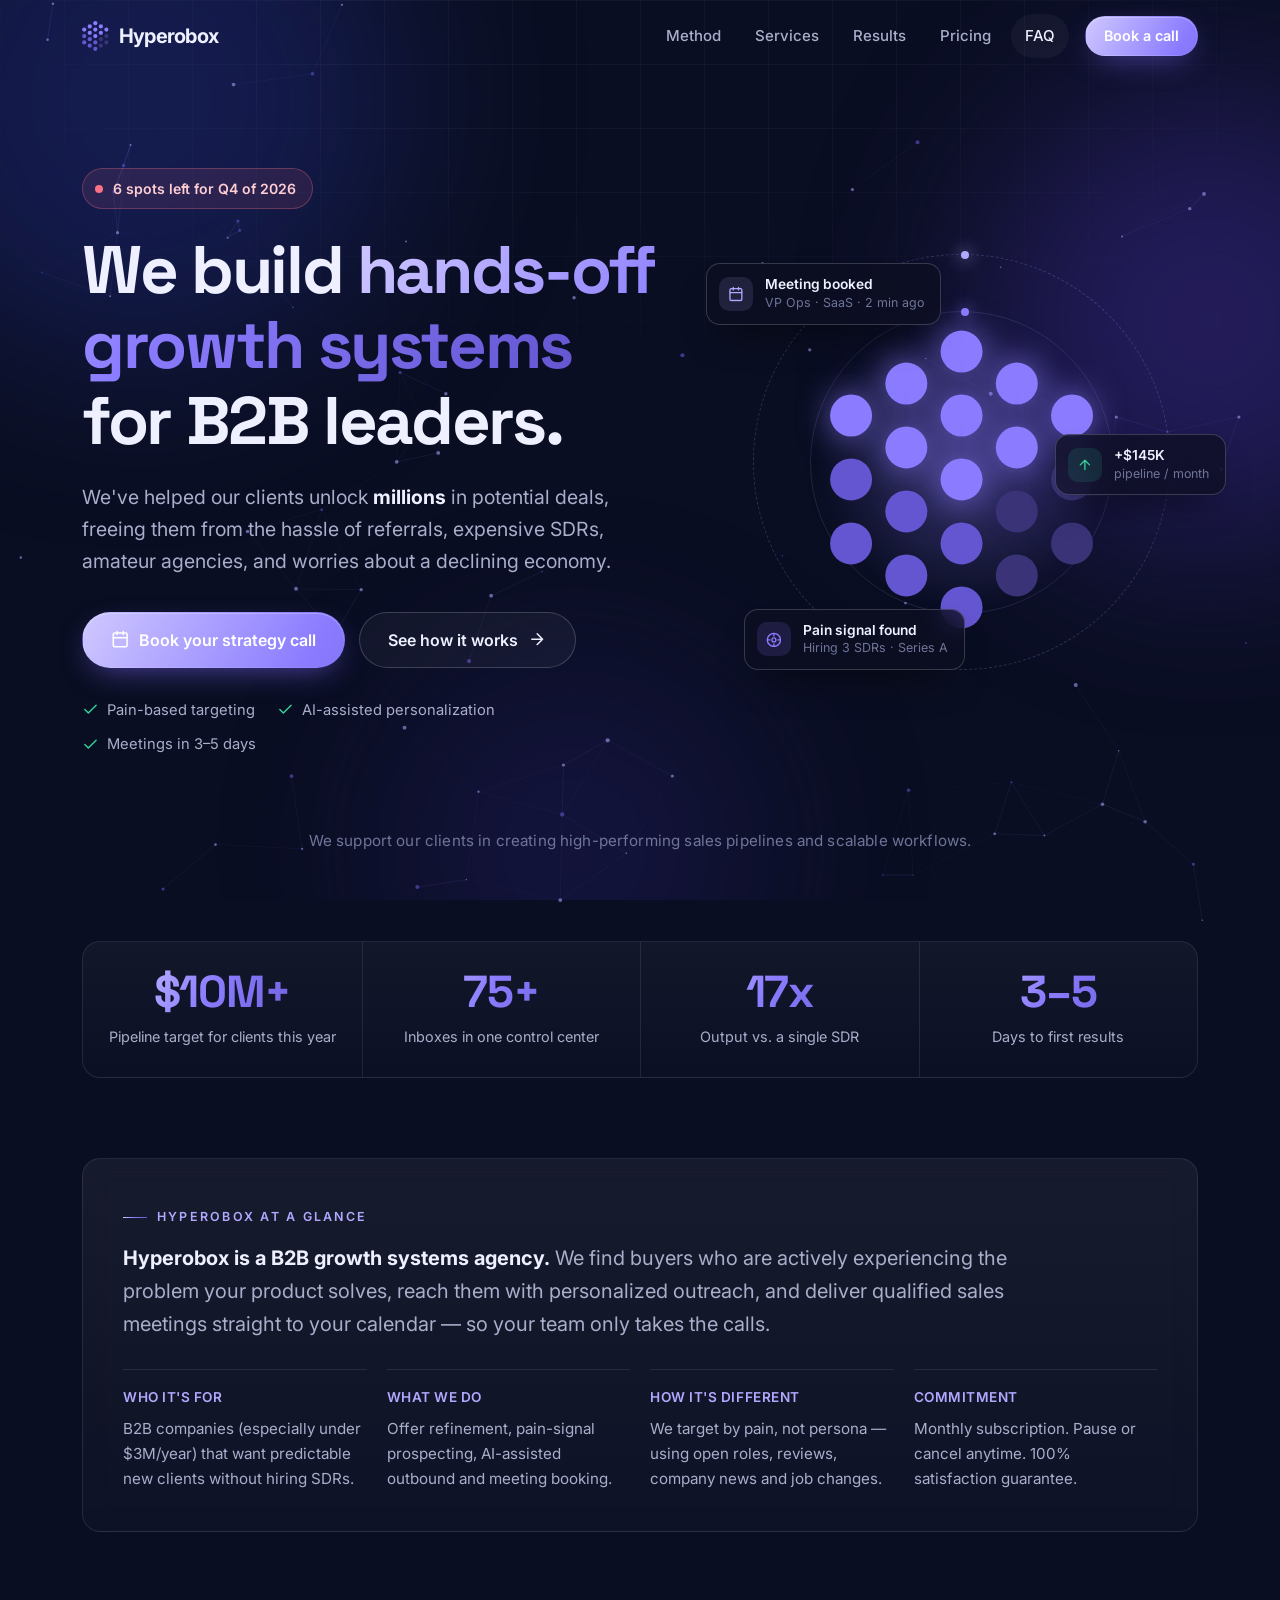
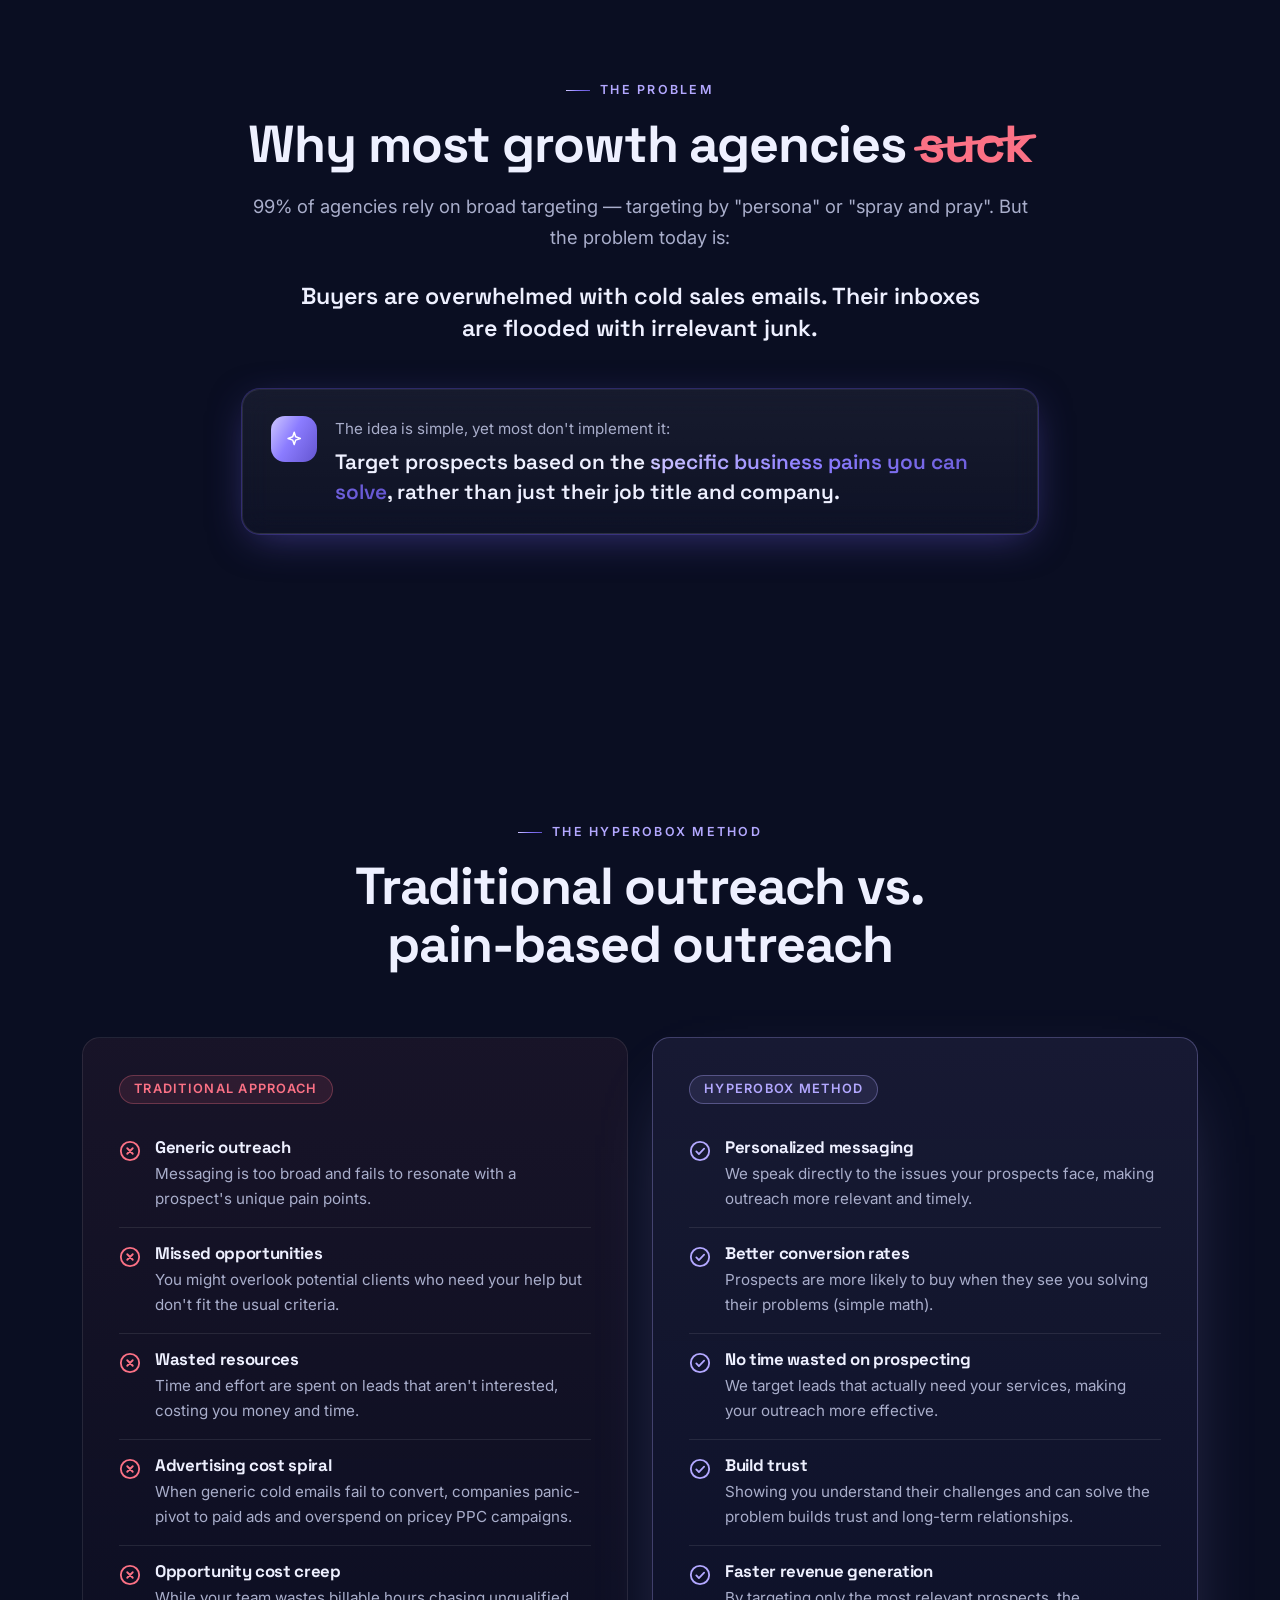
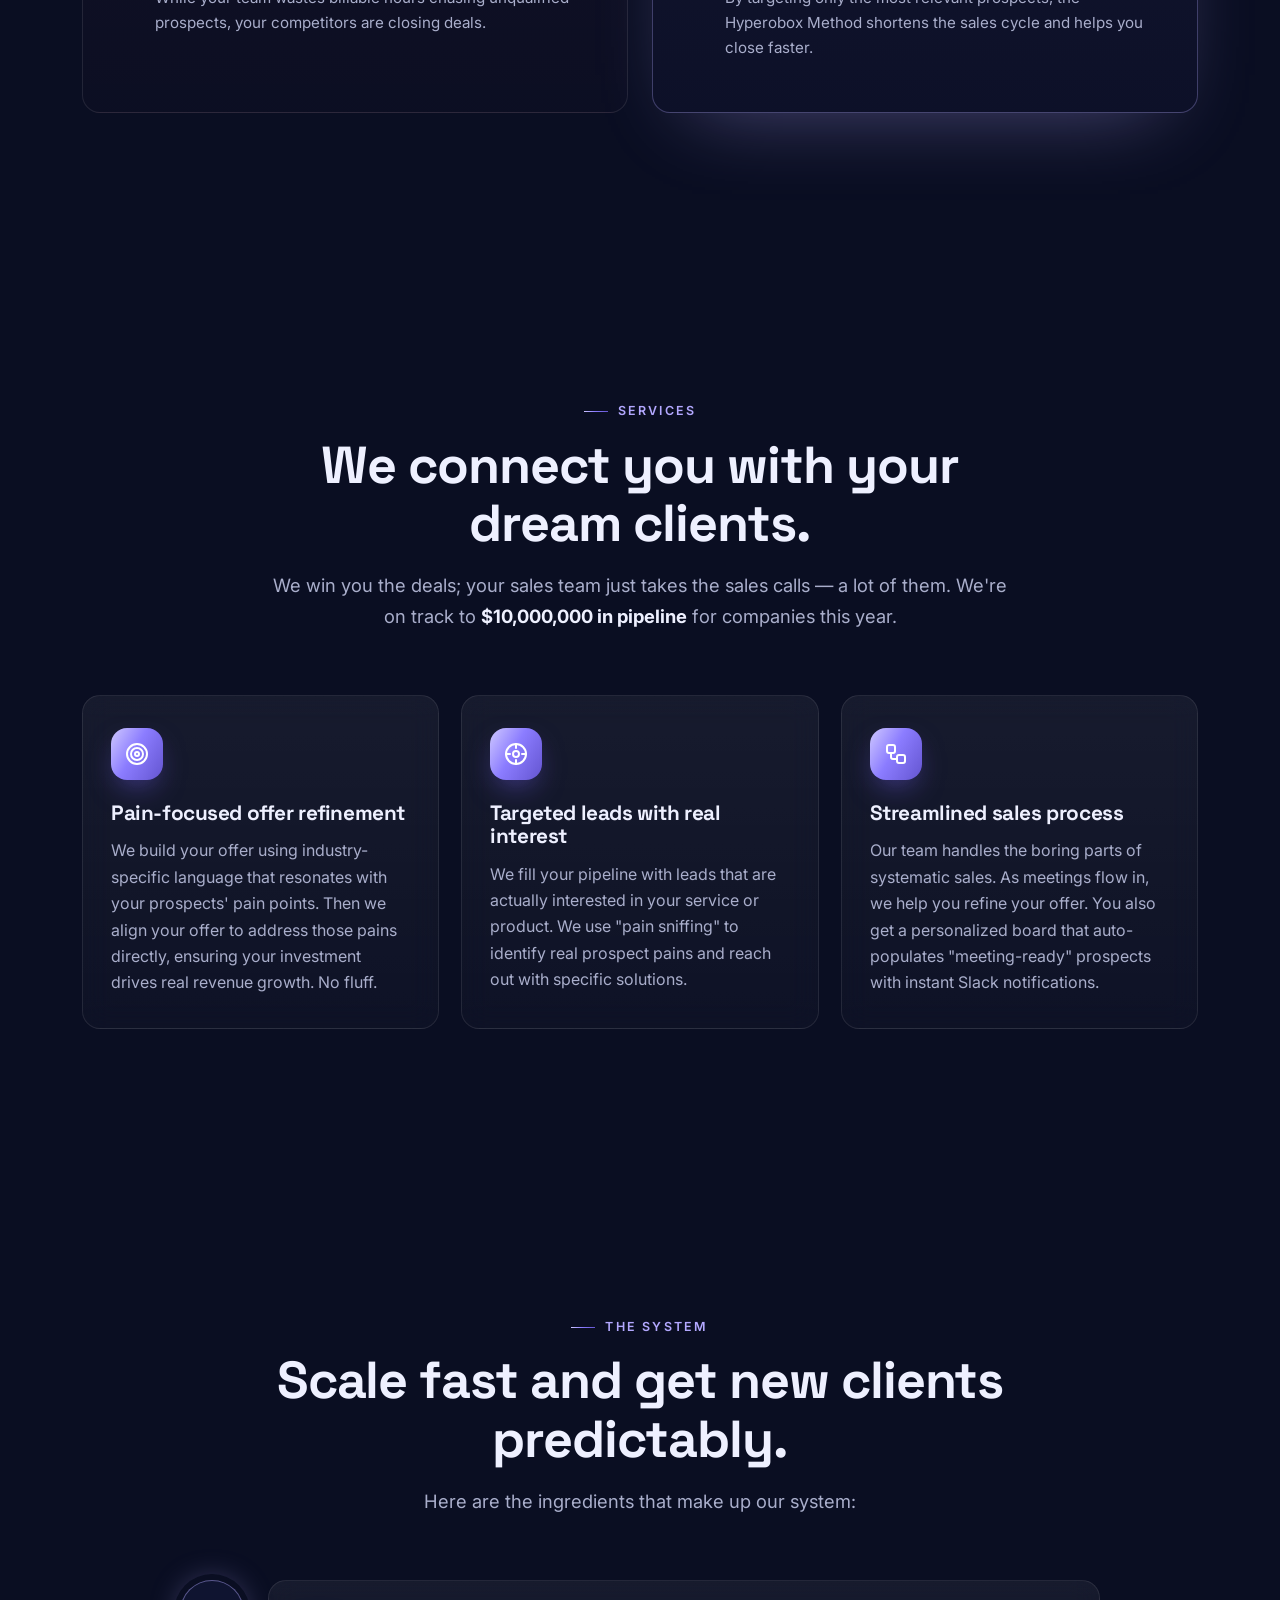
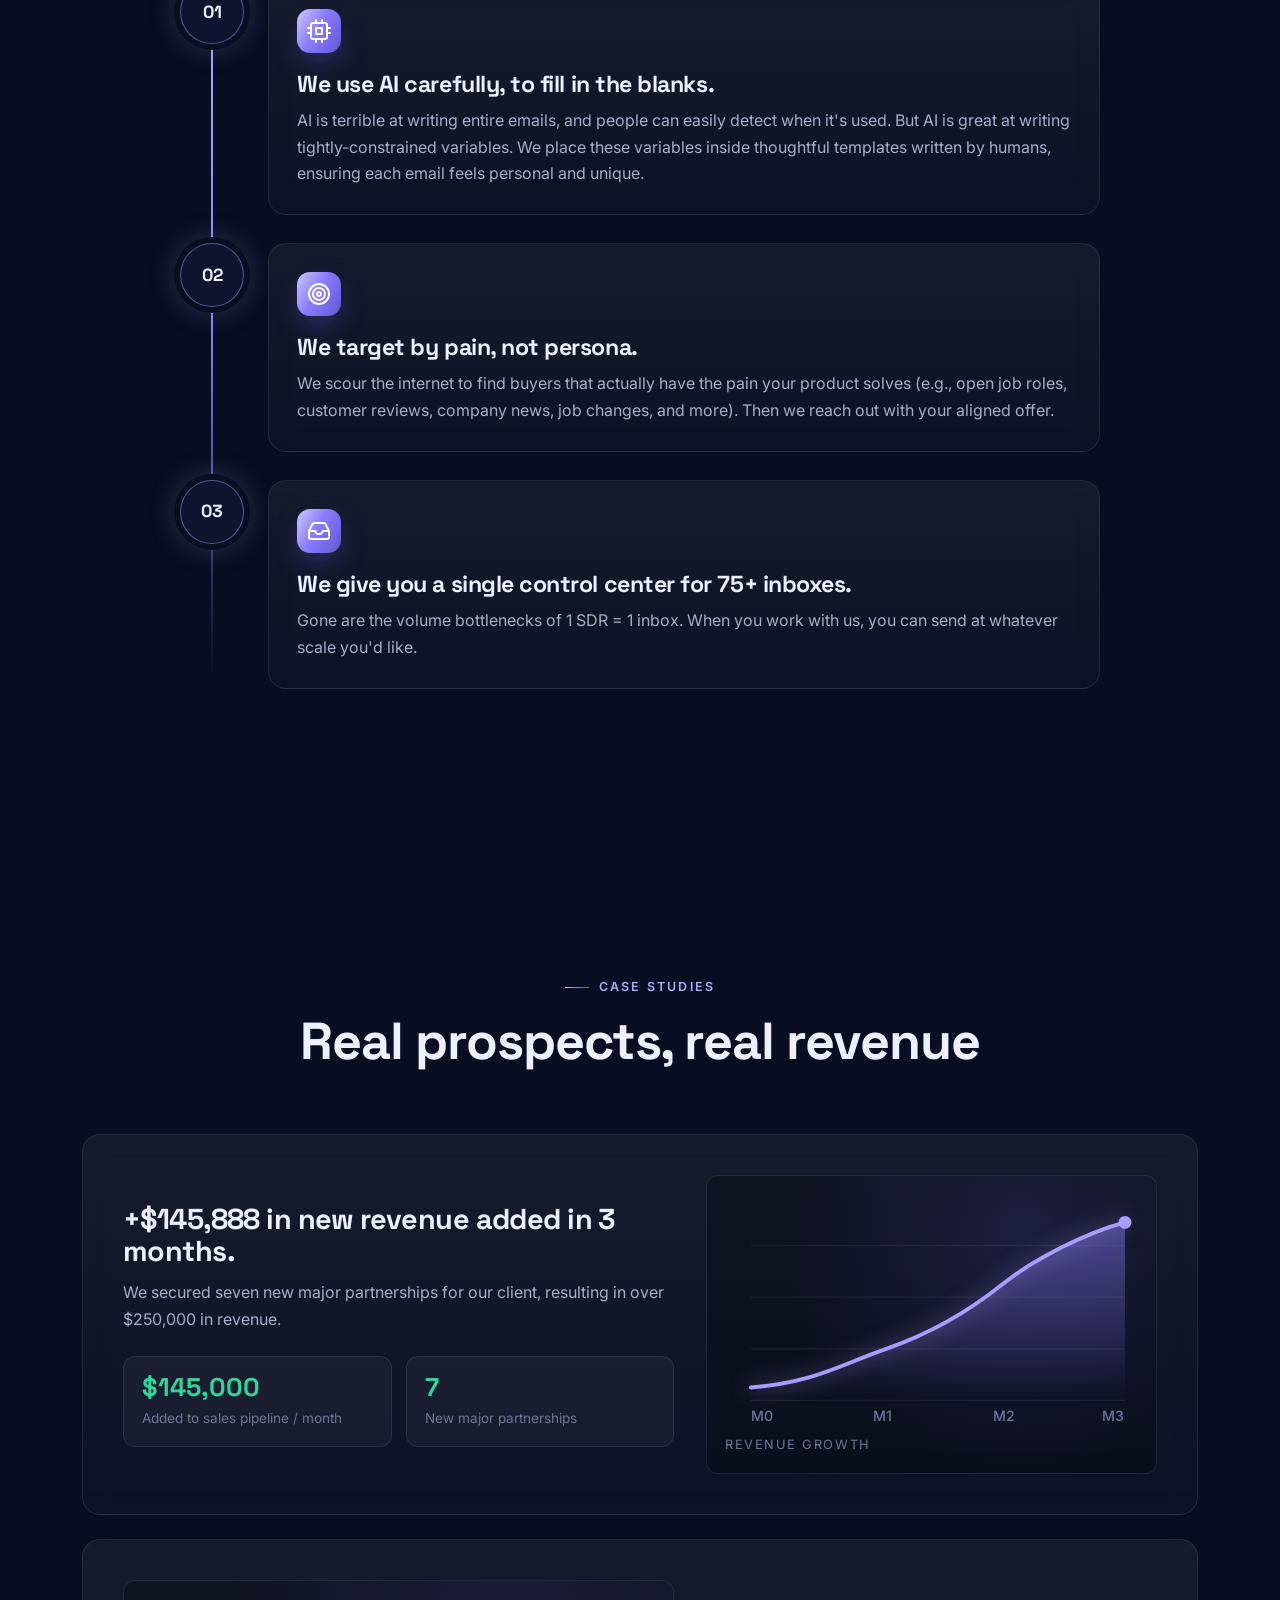
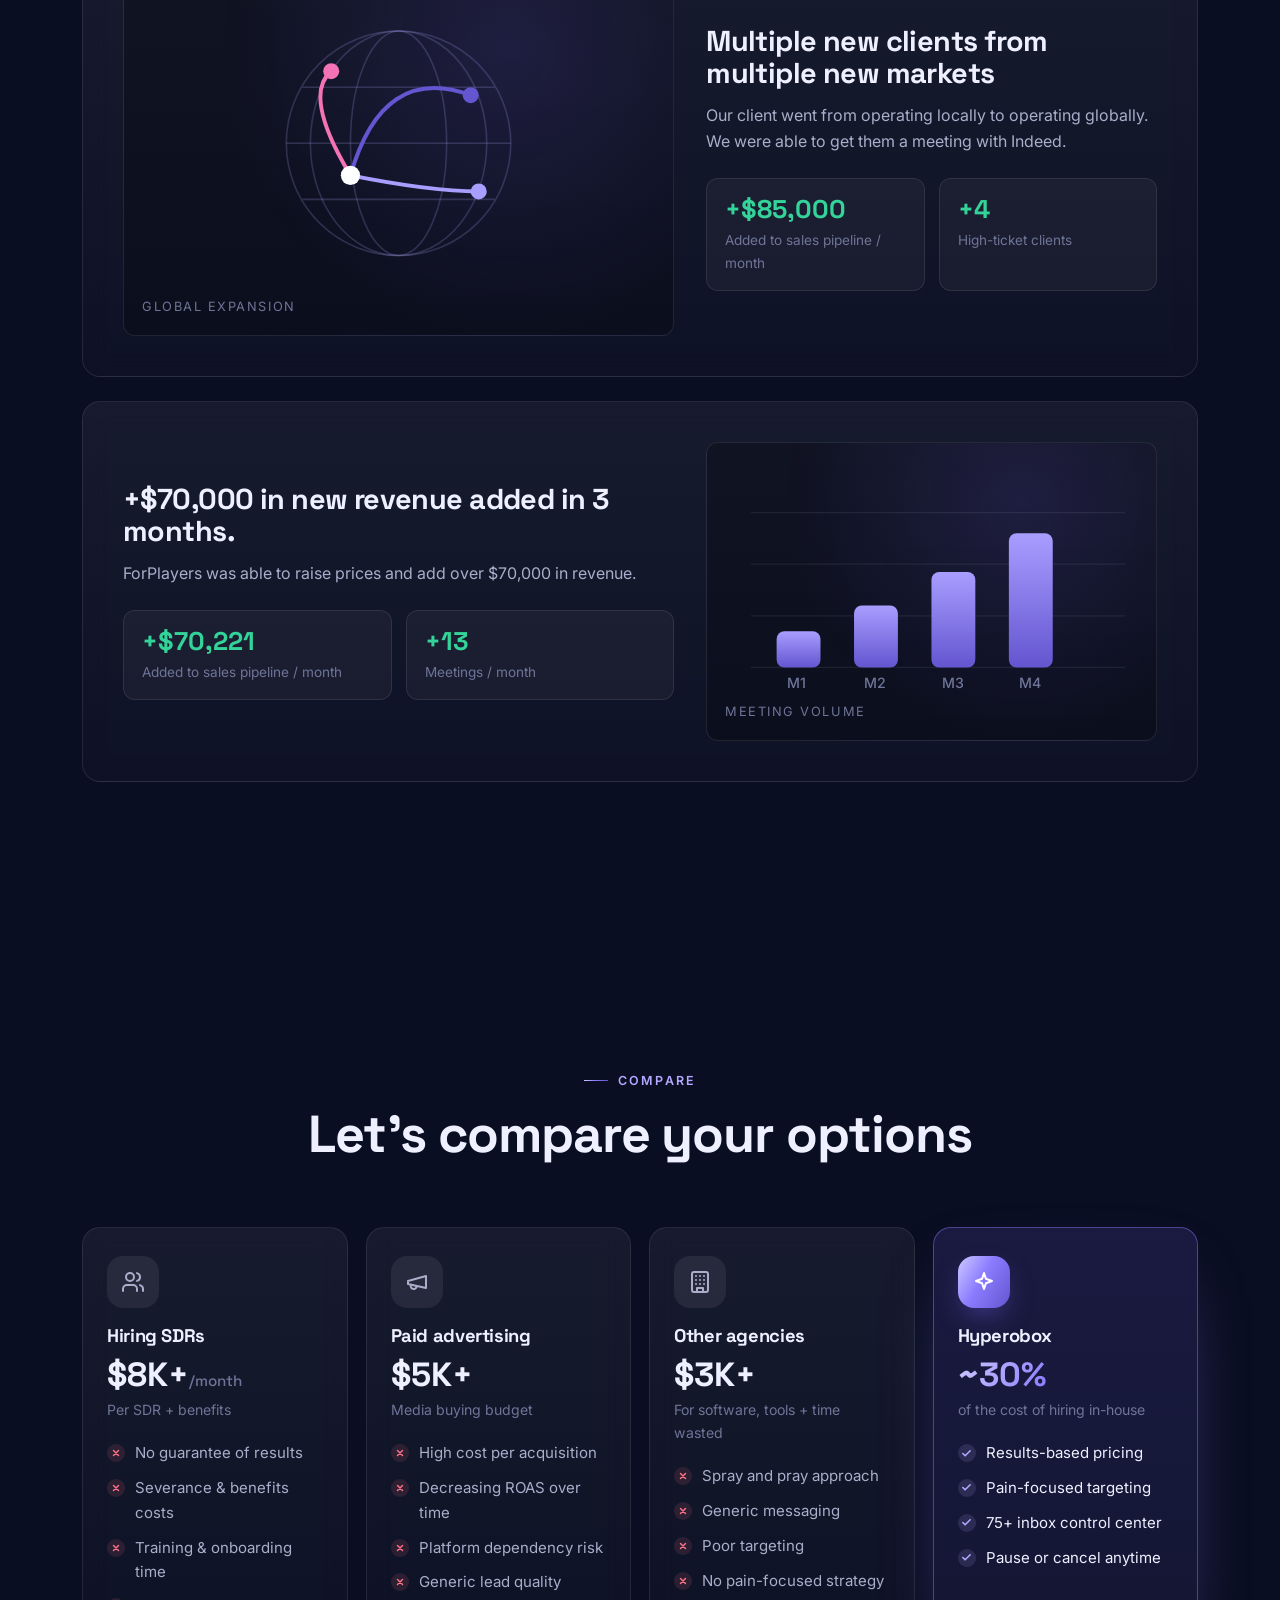
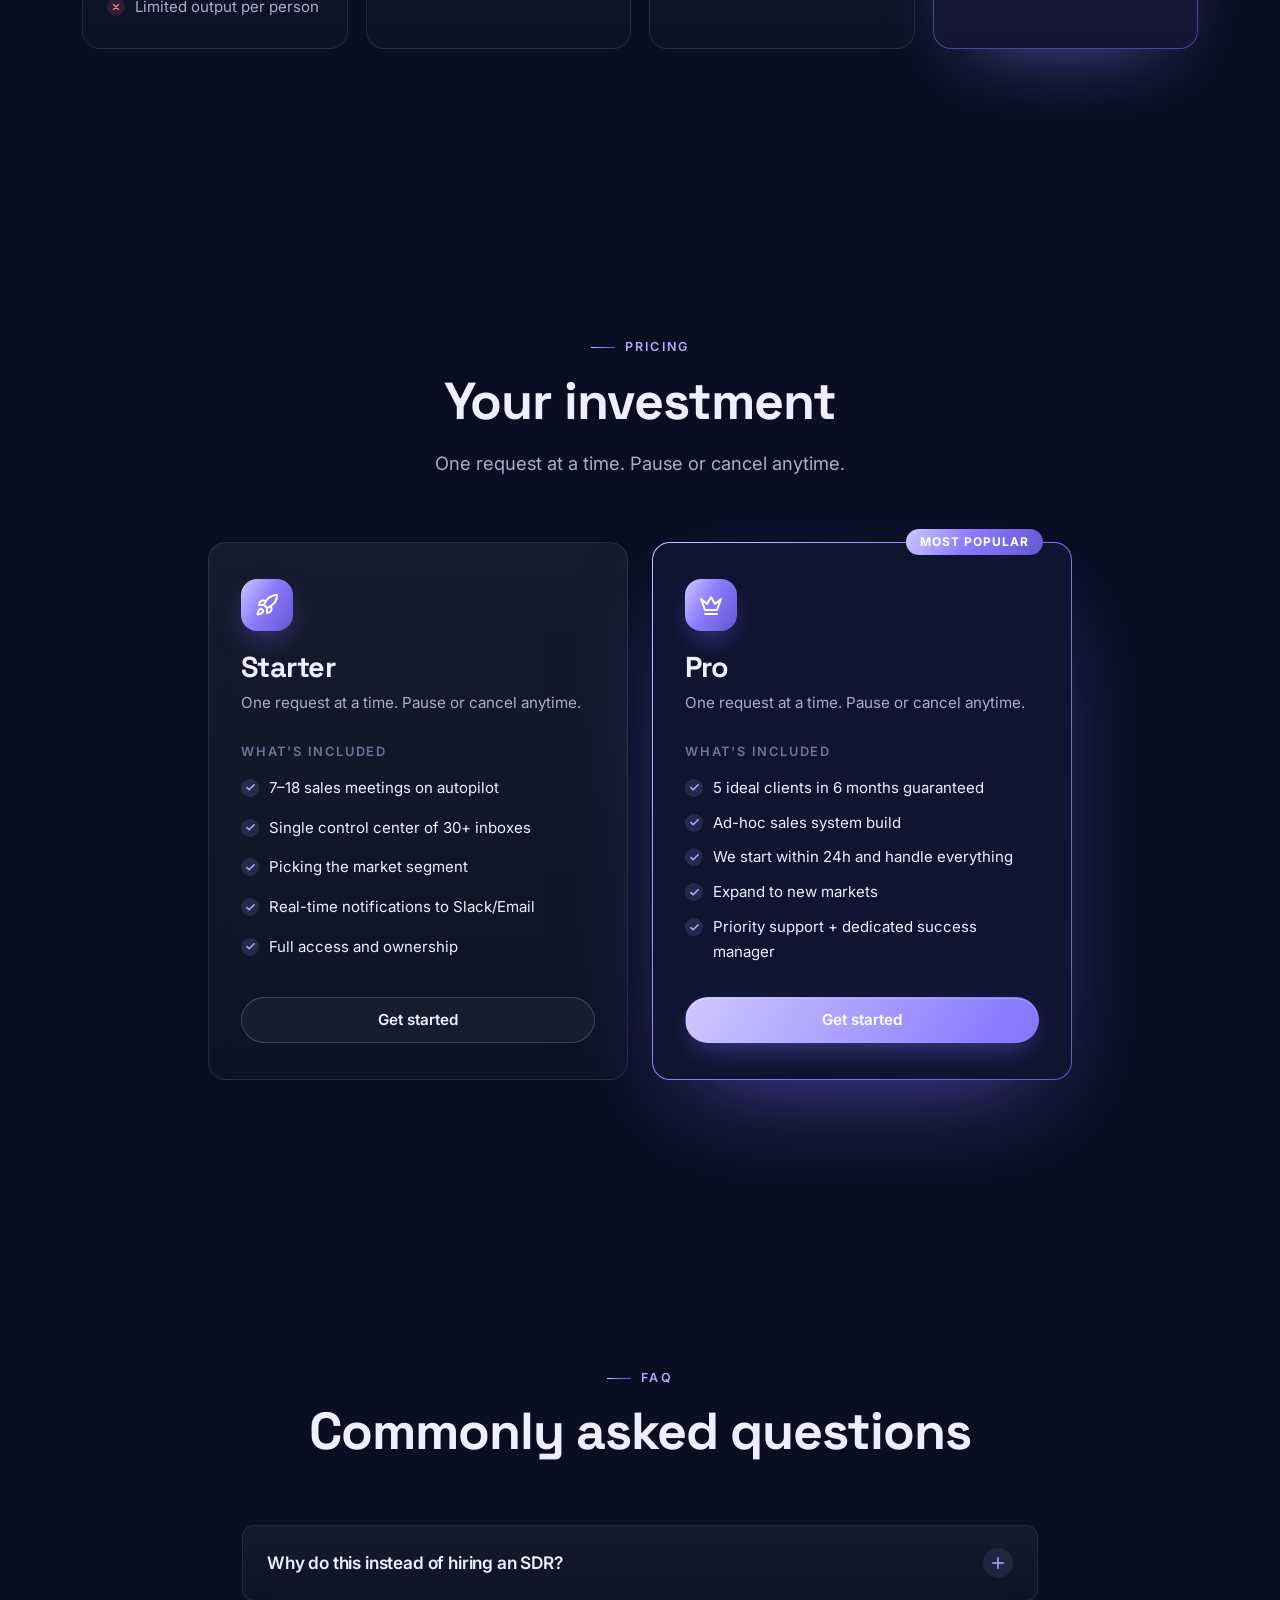
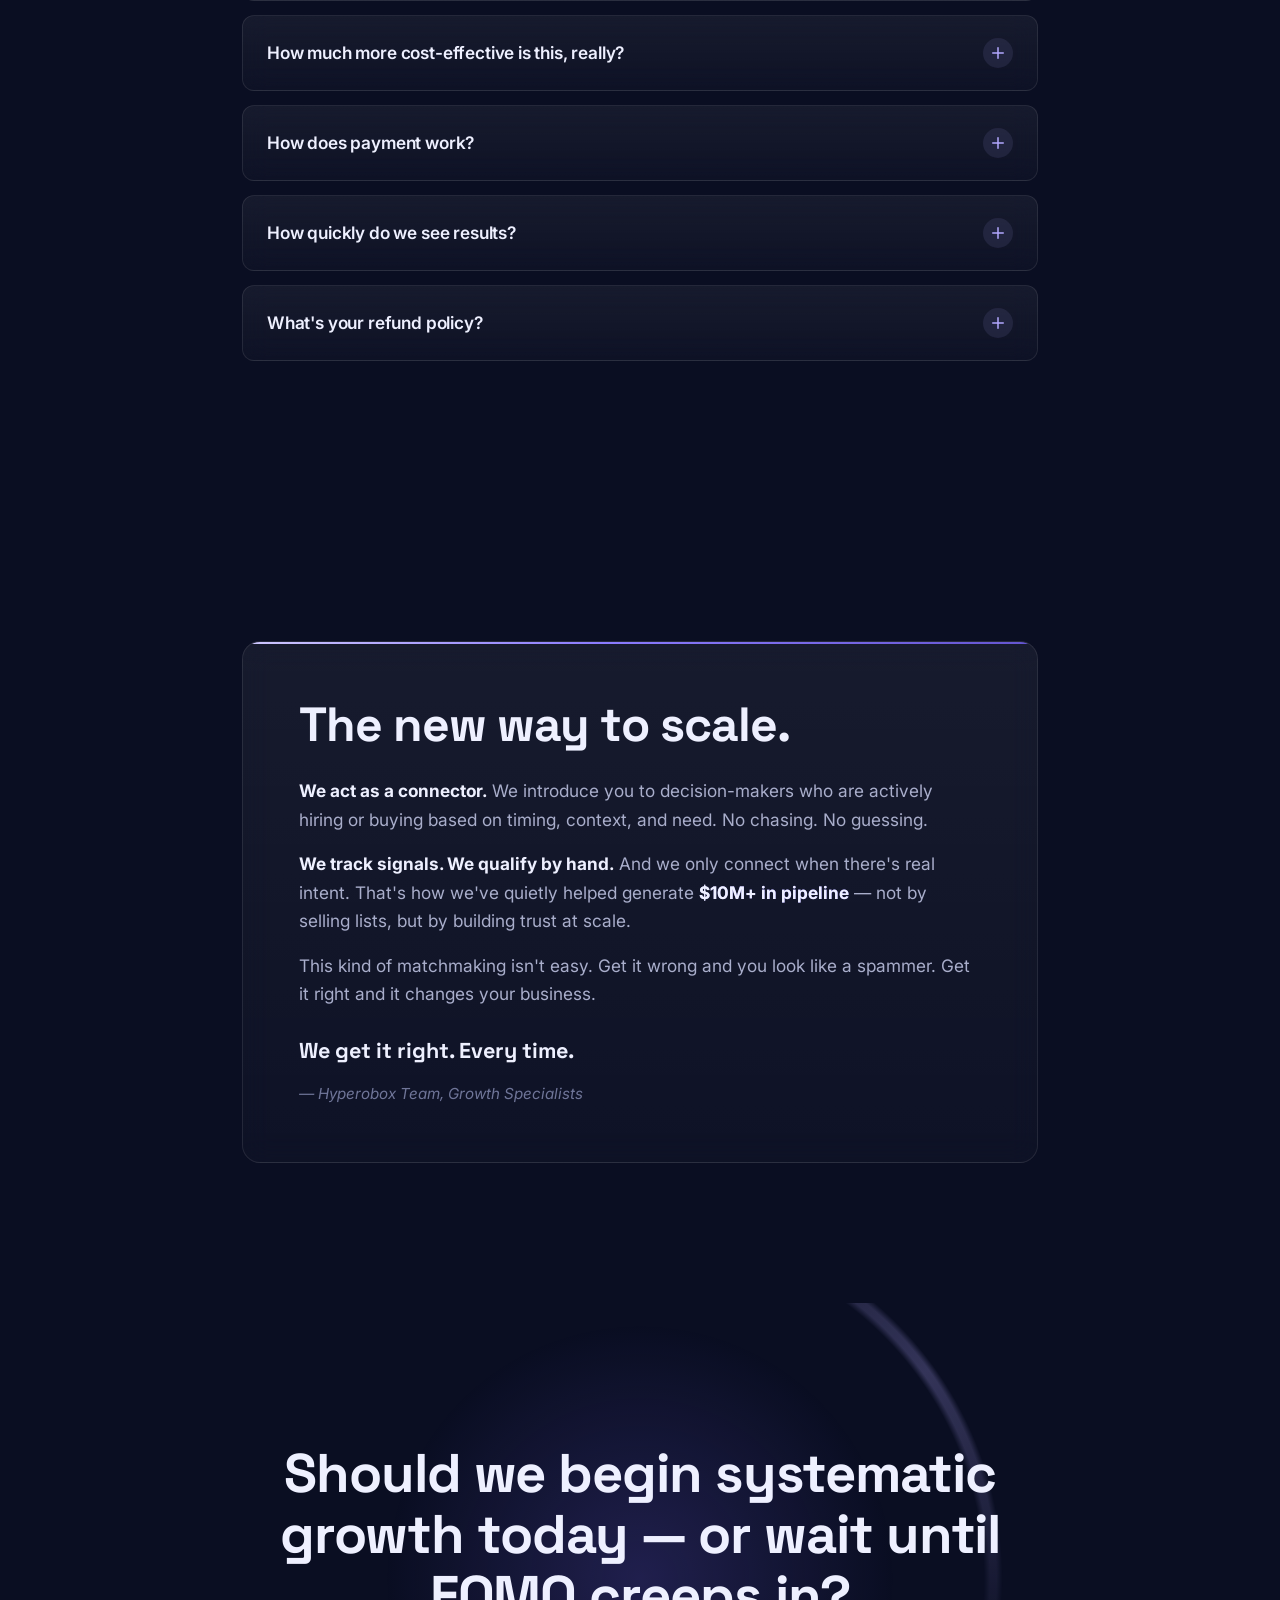
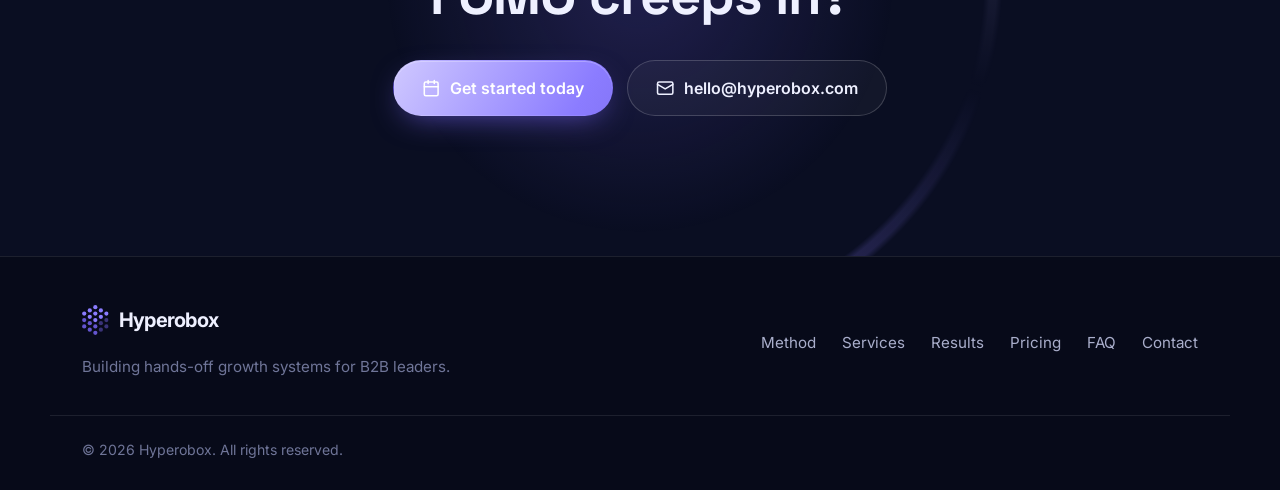
<file: index.html>
<!DOCTYPE html>
<html lang="en" dir="ltr">
<head>
  <meta charset="UTF-8" />
  <meta name="viewport" content="width=device-width, initial-scale=1, viewport-fit=cover" />

  <!-- Primary SEO -->
  <title>Hyperobox | Pain-Based B2B Lead Generation &amp; Growth Systems</title>
  <meta name="description" content="Hyperobox builds hands-off B2B growth systems: pain-based targeting, AI-assisted personalization and a 75+ inbox control center that books qualified sales meetings on autopilot." />
  <meta name="keywords" content="B2B lead generation, outbound sales system, cold email agency, pain-based targeting, appointment setting, sales pipeline, AI personalization, SDR alternative" />
  <meta name="author" content="Hyperobox" />
  <meta name="robots" content="index, follow, max-image-preview:large, max-snippet:-1, max-video-preview:-1" />
  <link rel="canonical" href="https://hyperobox.com/" />
  <meta name="theme-color" content="#0a0e22" />
  <meta name="color-scheme" content="dark" />

  <!-- Open Graph -->
  <meta property="og:type" content="website" />
  <meta property="og:site_name" content="Hyperobox" />
  <meta property="og:url" content="https://hyperobox.com/" />
  <meta property="og:title" content="Hyperobox | Hands-off B2B Growth Systems" />
  <meta property="og:description" content="Target by pain, not persona. Hyperobox fills your calendar with qualified B2B sales meetings — no SDRs, no spray-and-pray." />
  <meta property="og:image" content="https://hyperobox.com/assets/og-image.png" />
  <meta property="og:image:width" content="1200" />
  <meta property="og:image:height" content="630" />
  <meta property="og:image:alt" content="Hyperobox — hands-off growth systems for B2B leaders" />
  <meta property="og:locale" content="en_US" />

  <!-- Twitter -->
  <meta name="twitter:card" content="summary_large_image" />
  <meta name="twitter:title" content="Hyperobox | Hands-off B2B Growth Systems" />
  <meta name="twitter:description" content="Target by pain, not persona. Qualified B2B sales meetings on autopilot." />
  <meta name="twitter:image" content="https://hyperobox.com/assets/og-image.png" />

  <!-- Icons & manifest -->
  <link rel="icon" href="/favicon.svg" type="image/svg+xml" />
  <link rel="apple-touch-icon" href="/assets/apple-touch-icon.png" />
  <link rel="manifest" href="/site.webmanifest" />

  <!-- AI / LLM discovery -->
  <link rel="alternate" type="text/markdown" title="LLM-friendly summary" href="/llms.txt" />

  <!-- Fonts -->
  <link rel="preconnect" href="https://fonts.googleapis.com" />
  <link rel="preconnect" href="https://fonts.gstatic.com" crossorigin />
  <link rel="stylesheet" href="https://fonts.googleapis.com/css2?family=Inter:wght@400;500;600;700&family=Space+Grotesk:wght@500;600;700&display=swap" />

  <link rel="stylesheet" href="css/style.css" />
  <script>document.documentElement.classList.add("js")</script>

  <!-- Structured data (Schema.org) -->
  <script type="application/ld+json">
  {
    "@context": "https://schema.org",
    "@graph": [
      {
        "@type": "Organization",
        "@id": "https://hyperobox.com/#organization",
        "name": "Hyperobox",
        "url": "https://hyperobox.com/",
        "logo": "https://hyperobox.com/assets/logo.png",
        "email": "hello@hyperobox.com",
        "description": "Hyperobox builds hands-off B2B growth systems that target prospects by the business pains they have, not just their job title, and books qualified sales meetings for B2B companies.",
        "contactPoint": {
          "@type": "ContactPoint",
          "contactType": "sales",
          "email": "hello@hyperobox.com",
          "url": "https://cal.com/mohammadsunny/30min",
          "availableLanguage": ["English", "Bengali"]
        }
      },
      {
        "@type": "WebSite",
        "@id": "https://hyperobox.com/#website",
        "url": "https://hyperobox.com/",
        "name": "Hyperobox",
        "publisher": { "@id": "https://hyperobox.com/#organization" },
        "inLanguage": "en-US"
      },
      {
        "@type": "WebPage",
        "@id": "https://hyperobox.com/#webpage",
        "url": "https://hyperobox.com/",
        "name": "Hyperobox | Pain-Based B2B Lead Generation & Growth Systems",
        "isPartOf": { "@id": "https://hyperobox.com/#website" },
        "about": { "@id": "https://hyperobox.com/#service" },
        "primaryImageOfPage": "https://hyperobox.com/assets/og-image.png",
        "inLanguage": "en-US"
      },
      {
        "@type": "ProfessionalService",
        "@id": "https://hyperobox.com/#service",
        "name": "Hyperobox",
        "url": "https://hyperobox.com/",
        "image": "https://hyperobox.com/assets/og-image.png",
        "email": "hello@hyperobox.com",
        "priceRange": "$$",
        "areaServed": "Worldwide",
        "provider": { "@id": "https://hyperobox.com/#organization" },
        "serviceType": "B2B lead generation and outbound sales systems",
        "hasOfferCatalog": {
          "@type": "OfferCatalog",
          "name": "Hyperobox growth services",
          "itemListElement": [
            { "@type": "Offer", "itemOffered": { "@type": "Service", "name": "Pain-focused offer refinement", "description": "Rebuilds your offer in industry-specific language aligned to the exact pains your prospects have." } },
            { "@type": "Offer", "itemOffered": { "@type": "Service", "name": "Targeted leads with real interest", "description": "Pain-signal research (open roles, reviews, company news, job changes) to find buyers who need your product now." } },
            { "@type": "Offer", "itemOffered": { "@type": "Service", "name": "Streamlined sales process", "description": "A done-for-you outbound system with a single control center for 75+ inboxes and real-time Slack/email alerts for meeting-ready prospects." } },
            { "@type": "Offer", "name": "Starter plan", "description": "7–18 sales meetings on autopilot, control center of 30+ inboxes, market segment selection, real-time notifications, full access and ownership." },
            { "@type": "Offer", "name": "Pro plan", "description": "5 ideal clients in 6 months guaranteed, ad-hoc sales system build, start within 24h, new market expansion, priority support and dedicated success manager." }
          ]
        }
      },
      {
        "@type": "HowTo",
        "name": "How the Hyperobox growth system works",
        "description": "The three ingredients Hyperobox uses to help B2B companies scale and win new clients predictably.",
        "step": [
          { "@type": "HowToStep", "position": 1, "name": "Use AI carefully, to fill in the blanks", "text": "Human-written templates contain tightly-constrained variables that AI fills in, so every email feels personal and unique." },
          { "@type": "HowToStep", "position": 2, "name": "Target by pain, not persona", "text": "Find buyers who actually have the pain your product solves using signals like open job roles, customer reviews, company news and job changes, then reach out with an aligned offer." },
          { "@type": "HowToStep", "position": 3, "name": "Run everything from one control center", "text": "A single control center for more than 75 inboxes removes the 1 SDR = 1 inbox bottleneck so you can send at any scale." }
        ]
      },
      {
        "@type": "FAQPage",
        "@id": "https://hyperobox.com/#faq",
        "mainEntity": [
          { "@type": "Question", "name": "Why work with Hyperobox instead of hiring an SDR?", "acceptedAnswer": { "@type": "Answer", "text": "$8,595/mo minimum is what you'd pay a single good SDR — except for 17x the output. You're also on the hook for benefits and severance, and there's no guarantee they'll deliver. Our system is quantitatively and qualitatively better for most companies under $3M/year: you pay less and get results faster." } },
          { "@type": "Question", "name": "How much more cost-effective is Hyperobox, really?", "acceptedAnswer": { "@type": "Answer", "text": "When you account for payroll, benefits, severance and opportunity cost, our service is about 30% of the price of hiring in-house and about 70% of hiring an agency. You also get access to two ops executives who have helped scale several 8-figure companies, plus a 100% satisfaction guarantee." } },
          { "@type": "Question", "name": "How does payment work?", "acceptedAnswer": { "@type": "Answer", "text": "Our pricing is mostly based on results. After you choose a plan, we set up a subscription that renews on the same day each month. You can cancel or pause anytime." } },
          { "@type": "Question", "name": "How quickly do we see results?", "acceptedAnswer": { "@type": "Answer", "text": "You'll start seeing results within 3–5 days. Most clients see a positive ROI within the first month." } },
          { "@type": "Question", "name": "What's your refund policy?", "acceptedAnswer": { "@type": "Answer", "text": "If you're not 100% satisfied, we'll keep working for free until you are. We'll work diligently to address any concerns during your notice period." } }
        ]
      }
    ]
  }
  </script>
</head>

<body>
  <a class="skip-link" href="#main">Skip to content</a>

  <!-- Icon sprite (inline = zero extra requests) -->
  <svg width="0" height="0" class="sprite" aria-hidden="true" focusable="false">
    <symbol id="logo-mark" viewBox="0 0 96 108.1"><circle cx="48" cy="7.8" r="7.6" fill="#8B7CFF"/><circle cx="28" cy="19.38" r="7.6" fill="#8B7CFF"/><circle cx="68" cy="19.38" r="7.6" fill="#8B7CFF"/><circle cx="8" cy="30.96" r="7.6" fill="#8B7CFF"/><circle cx="48" cy="30.96" r="7.6" fill="#8B7CFF"/><circle cx="88" cy="30.96" r="7.6" fill="#8B7CFF"/><circle cx="28" cy="42.54" r="7.6" fill="#8B7CFF"/><circle cx="68" cy="42.54" r="7.6" fill="#8B7CFF"/><circle cx="8" cy="54.12" r="7.6" fill="#6455D0"/><circle cx="48" cy="54.12" r="7.6" fill="#8B7CFF"/><circle cx="88" cy="54.12" r="7.6" fill="#3A3378"/><circle cx="28" cy="65.7" r="7.6" fill="#6455D0"/><circle cx="68" cy="65.7" r="7.6" fill="#3A3378"/><circle cx="8" cy="77.28" r="7.6" fill="#6455D0"/><circle cx="48" cy="77.28" r="7.6" fill="#6455D0"/><circle cx="88" cy="77.28" r="7.6" fill="#3A3378"/><circle cx="28" cy="88.86" r="7.6" fill="#6455D0"/><circle cx="68" cy="88.86" r="7.6" fill="#3A3378"/><circle cx="48" cy="100.44" r="7.6" fill="#6455D0"/></symbol>
    <symbol id="i-calendar" viewBox="0 0 24 24"><rect x="3" y="4" width="18" height="18" rx="2"/><path d="M16 2v4M8 2v4M3 10h18"/></symbol>
    <symbol id="i-arrow" viewBox="0 0 24 24"><path d="M5 12h14M12 5l7 7-7 7"/></symbol>
    <symbol id="i-x" viewBox="0 0 24 24"><circle cx="12" cy="12" r="10"/><path d="M15 9l-6 6M9 9l6 6"/></symbol>
    <symbol id="i-check-circle" viewBox="0 0 24 24"><circle cx="12" cy="12" r="10"/><path d="M8 12.5l2.8 2.8L16.5 9.5"/></symbol>
    <symbol id="i-check" viewBox="0 0 24 24"><path d="M20 6L9 17l-5-5"/></symbol>
    <symbol id="i-target" viewBox="0 0 24 24"><circle cx="12" cy="12" r="10"/><circle cx="12" cy="12" r="6"/><circle cx="12" cy="12" r="2"/></symbol>
    <symbol id="i-radar" viewBox="0 0 24 24"><circle cx="12" cy="12" r="10"/><path d="M22 12h-4M6 12H2M12 6V2M12 22v-4"/><circle cx="12" cy="12" r="3"/></symbol>
    <symbol id="i-flow" viewBox="0 0 24 24"><rect x="3" y="3" width="8" height="8" rx="2"/><path d="M7 11v4a2 2 0 0 0 2 2h4"/><rect x="13" y="13" width="8" height="8" rx="2"/></symbol>
    <symbol id="i-rocket" viewBox="0 0 24 24"><path d="M4.5 16.5c-1.5 1.26-2 5-2 5s3.74-.5 5-2c.71-.84.7-2.13-.09-2.91a2.18 2.18 0 0 0-2.91-.09z"/><path d="M12 15l-3-3a22 22 0 0 1 2-3.95A12.88 12.88 0 0 1 22 2c0 2.72-.78 7.5-6 11a22.35 22.35 0 0 1-4 2z"/><path d="M9 12H4s.55-3.03 2-4c1.62-1.08 5 0 5 0M12 15v5s3.03-.55 4-2c1.08-1.62 0-5 0-5"/></symbol>
    <symbol id="i-crown" viewBox="0 0 24 24"><path d="M2 6l4 11h12l4-11-6 5-4-7-4 7z"/><path d="M6 21h12"/></symbol>
    <symbol id="i-mail" viewBox="0 0 24 24"><rect x="2" y="4" width="20" height="16" rx="2"/><path d="M22 7l-10 6L2 7"/></symbol>
    <symbol id="i-spark" viewBox="0 0 24 24"><path d="M12 3l1.9 5.8L20 11l-6.1 2.2L12 19l-1.9-5.8L4 11l6.1-2.2z"/></symbol>
    <symbol id="i-flame" viewBox="0 0 24 24"><path d="M8.5 14.5A2.5 2.5 0 0 0 11 12c0-1.38-.5-2-1-3-1.07-2.14-.22-4.05 2-6 .5 2.5 2 4.9 4 6.5 2 1.6 3 3.5 3 5.5a7 7 0 1 1-14 0c0-1.15.43-2.29 1-3a2.5 2.5 0 0 0 2.5 2.5z"/></symbol>
    <symbol id="i-cpu" viewBox="0 0 24 24"><rect x="4" y="4" width="16" height="16" rx="2"/><rect x="9" y="9" width="6" height="6"/><path d="M9 1v3M15 1v3M9 20v3M15 20v3M20 9h3M20 14h3M1 9h3M1 14h3"/></symbol>
    <symbol id="i-inbox" viewBox="0 0 24 24"><path d="M22 12h-6l-2 3h-4l-2-3H2"/><path d="M5.45 5.11L2 12v6a2 2 0 0 0 2 2h16a2 2 0 0 0 2-2v-6l-3.45-6.89A2 2 0 0 0 16.76 4H7.24a2 2 0 0 0-1.79 1.11z"/></symbol>
    <symbol id="i-users" viewBox="0 0 24 24"><path d="M16 21v-2a4 4 0 0 0-4-4H6a4 4 0 0 0-4 4v2"/><circle cx="9" cy="7" r="4"/><path d="M22 21v-2a4 4 0 0 0-3-3.87M16 3.13a4 4 0 0 1 0 7.75"/></symbol>
    <symbol id="i-megaphone" viewBox="0 0 24 24"><path d="M3 11l18-5v12L3 14v-3z"/><path d="M11.6 16.8a3 3 0 1 1-5.8-1.6"/></symbol>
    <symbol id="i-building" viewBox="0 0 24 24"><rect x="4" y="2" width="16" height="20" rx="2"/><path d="M9 22v-4h6v4M8 6h.01M12 6h.01M16 6h.01M8 10h.01M12 10h.01M16 10h.01M8 14h.01M12 14h.01M16 14h.01"/></symbol>
    <symbol id="i-plus" viewBox="0 0 24 24"><path d="M12 5v14M5 12h14"/></symbol>
    <symbol id="i-up" viewBox="0 0 24 24"><path d="M12 19V5M5 12l7-7 7 7"/></symbol>
  </svg>

  <!-- Background layers -->
  <div class="bg-grid" aria-hidden="true"></div>
  <div class="bg-aurora" aria-hidden="true"><span></span><span></span><span></span></div>
  <div class="scroll-progress" aria-hidden="true"></div>

  <!-- Header / Navigation -->
  <header class="site-header" id="top">
    <nav class="nav container" aria-label="Primary">
      <a href="#home" class="brand" aria-label="Hyperobox home">
        <svg class="brand-mark" viewBox="0 0 96 108.1" aria-hidden="true"><use href="#logo-mark"/></svg>
        <span>Hyperobox</span>
      </a>

      <div class="nav-menu" id="nav-menu">
        <a href="#method" class="nav-link">Method</a>
        <a href="#services" class="nav-link">Services</a>
        <a href="#results" class="nav-link">Results</a>
        <a href="#pricing" class="nav-link">Pricing</a>
        <a href="#faq" class="nav-link">FAQ</a>
        <a href="https://cal.com/mohammadsunny/30min" class="btn btn-primary btn-sm nav-cta"
           data-cal-link="mohammadsunny/30min" data-cal-namespace="30min" data-cal-config='{"layout":"month_view"}'>
          Book a call
        </a>
      </div>

      <button class="nav-toggle" id="nav-toggle" type="button" aria-label="Open menu" aria-controls="nav-menu" aria-expanded="false">
        <span></span><span></span><span></span>
      </button>
    </nav>
  </header>

  <main id="main">
    <!-- HERO -->
    <section id="home" class="hero" aria-labelledby="hero-title">
      <canvas class="hero-canvas" id="hero-canvas" aria-hidden="true"></canvas>
      <div class="container hero-grid">
        <div class="hero-copy">
          <p class="pill reveal">
            <span class="pulse-dot" aria-hidden="true"></span>
            6 spots left for Q4 of 2026
          </p>

          <h1 id="hero-title" class="reveal">
            We build <span class="text-gradient"><span class="nowrap">hands-off</span> growth systems</span> for B2B leaders.
          </h1>

          <p class="lead reveal">
            We've helped our clients unlock <strong>millions</strong> in potential deals, freeing them from the hassle of
            referrals, expensive SDRs, amateur agencies, and worries about a declining economy.
          </p>

          <div class="hero-actions reveal">
            <a href="https://cal.com/mohammadsunny/30min" class="btn btn-primary btn-lg"
               data-cal-link="mohammadsunny/30min" data-cal-namespace="30min" data-cal-config='{"layout":"month_view"}'>
              <svg class="ico"><use href="#i-calendar"/></svg>
              Book your strategy call
            </a>
            <a href="#method" class="btn btn-ghost btn-lg">
              See how it works
              <svg class="ico"><use href="#i-arrow"/></svg>
            </a>
          </div>

          <ul class="hero-trust reveal" aria-label="What you get">
            <li><svg class="ico"><use href="#i-check"/></svg> Pain-based targeting</li>
            <li><svg class="ico"><use href="#i-check"/></svg> AI-assisted personalization</li>
            <li><svg class="ico"><use href="#i-check"/></svg> Meetings in 3–5 days</li>
          </ul>
        </div>

        <!-- Hero visual: the "hyper box" -->
        <div class="hero-visual" aria-hidden="true">
          <div class="orbit orbit-1"></div>
          <div class="orbit orbit-2"></div>
          <div class="hero-mark-wrap">
            <div class="hero-glow"></div>
            <svg class="hero-mark" viewBox="0 0 96 108.1"><circle cx="48" cy="7.8" r="7.6" class="lm-t" style="--i:0"/><circle cx="28" cy="19.38" r="7.6" class="lm-t" style="--i:1"/><circle cx="68" cy="19.38" r="7.6" class="lm-t" style="--i:2"/><circle cx="8" cy="30.96" r="7.6" class="lm-t" style="--i:3"/><circle cx="48" cy="30.96" r="7.6" class="lm-t" style="--i:4"/><circle cx="88" cy="30.96" r="7.6" class="lm-t" style="--i:5"/><circle cx="28" cy="42.54" r="7.6" class="lm-t" style="--i:6"/><circle cx="68" cy="42.54" r="7.6" class="lm-t" style="--i:7"/><circle cx="8" cy="54.12" r="7.6" class="lm-l" style="--i:8"/><circle cx="48" cy="54.12" r="7.6" class="lm-t" style="--i:9"/><circle cx="88" cy="54.12" r="7.6" class="lm-r" style="--i:10"/><circle cx="28" cy="65.7" r="7.6" class="lm-l" style="--i:11"/><circle cx="68" cy="65.7" r="7.6" class="lm-r" style="--i:12"/><circle cx="8" cy="77.28" r="7.6" class="lm-l" style="--i:13"/><circle cx="48" cy="77.28" r="7.6" class="lm-l" style="--i:14"/><circle cx="88" cy="77.28" r="7.6" class="lm-r" style="--i:15"/><circle cx="28" cy="88.86" r="7.6" class="lm-l" style="--i:16"/><circle cx="68" cy="88.86" r="7.6" class="lm-r" style="--i:17"/><circle cx="48" cy="100.44" r="7.6" class="lm-l" style="--i:18"/></svg>
          </div>

          <div class="float-card fc-1">
            <span class="fc-icon"><svg class="ico"><use href="#i-calendar"/></svg></span>
            <div><b>Meeting booked</b><small>VP Ops · SaaS · 2 min ago</small></div>
          </div>
          <div class="float-card fc-2">
            <span class="fc-icon fc-green"><svg class="ico"><use href="#i-up"/></svg></span>
            <div><b>+$145K</b><small>pipeline / month</small></div>
          </div>
          <div class="float-card fc-3">
            <span class="fc-icon fc-violet"><svg class="ico"><use href="#i-radar"/></svg></span>
            <div><b>Pain signal found</b><small>Hiring 3 SDRs · Series A</small></div>
          </div>
        </div>
      </div>

      <div class="container">
        <p class="hero-metric reveal">We support our clients in creating high-performing sales pipelines and scalable workflows.</p>
      </div>
    </section>

    <!-- STATS / AT A GLANCE -->
    <section class="stats" aria-label="Hyperobox by the numbers">
      <div class="container stats-grid">
        <div class="stat reveal">
          <span class="stat-value" data-count="10" data-prefix="$" data-suffix="M+">$10M+</span>
          <span class="stat-label">Pipeline target for clients this year</span>
        </div>
        <div class="stat reveal">
          <span class="stat-value" data-count="75" data-suffix="+">75+</span>
          <span class="stat-label">Inboxes in one control center</span>
        </div>
        <div class="stat reveal">
          <span class="stat-value" data-count="17" data-suffix="x">17x</span>
          <span class="stat-label">Output vs. a single SDR</span>
        </div>
        <div class="stat reveal">
          <span class="stat-value">3–5</span>
          <span class="stat-label">Days to first results</span>
        </div>
      </div>
    </section>

    <!-- AT A GLANCE (concise, answer-engine friendly) -->
    <section class="glance" aria-labelledby="glance-title">
      <div class="container">
        <div class="glance-card glass reveal">
          <h2 id="glance-title" class="eyebrow">Hyperobox at a glance</h2>
          <p class="glance-summary">
            <strong>Hyperobox is a B2B growth systems agency.</strong> We find buyers who are actively experiencing the
            problem your product solves, reach them with personalized outreach, and deliver qualified sales meetings
            straight to your calendar — so your team only takes the calls.
          </p>
          <dl class="glance-list">
            <div><dt>Who it's for</dt><dd>B2B companies (especially under $3M/year) that want predictable new clients without hiring SDRs.</dd></div>
            <div><dt>What we do</dt><dd>Offer refinement, pain-signal prospecting, AI-assisted outbound and meeting booking.</dd></div>
            <div><dt>How it's different</dt><dd>We target by pain, not persona — using open roles, reviews, company news and job changes.</dd></div>
            <div><dt>Commitment</dt><dd>Monthly subscription. Pause or cancel anytime. 100% satisfaction guarantee.</dd></div>
          </dl>
        </div>
      </div>
    </section>

    <!-- PROBLEM -->
    <section class="section problem" aria-labelledby="problem-title">
      <div class="container narrow center">
        <p class="eyebrow reveal">The problem</p>
        <h2 id="problem-title" class="reveal">Why most growth agencies <em class="strike">suck</em></h2>
        <p class="section-sub reveal">
          99% of agencies rely on broad targeting — targeting by "persona" or "spray and pray". But the problem today is:
        </p>
        <p class="callout-quote reveal">
          Buyers are overwhelmed with cold sales emails. Their inboxes are flooded with irrelevant junk.
        </p>
        <div class="insight glass reveal">
          <span class="insight-icon"><svg class="ico"><use href="#i-spark"/></svg></span>
          <div>
            <p class="insight-kicker">The idea is simple, yet most don't implement it:</p>
            <p class="insight-text">Target prospects based on the <span class="text-gradient">specific business pains you can solve</span>, rather than just their job title and company.</p>
          </div>
        </div>
      </div>
    </section>

    <!-- COMPARISON -->
    <section id="method" class="section compare" aria-labelledby="compare-title">
      <div class="container">
        <div class="section-head center">
          <p class="eyebrow reveal">The Hyperobox Method</p>
          <h2 id="compare-title" class="reveal">Traditional outreach vs. <span class="nowrap">pain-based</span> outreach</h2>
        </div>

        <div class="compare-grid">
          <article class="compare-col compare-old reveal" aria-labelledby="old-title">
            <header class="compare-head">
              <span class="tag tag-red">Traditional approach</span>
              <h3 id="old-title" class="visually-hidden">Traditional approach</h3>
            </header>
            <ul class="compare-list">
              <li><svg class="ico ico-x"><use href="#i-x"/></svg><div><h4>Generic outreach</h4><p>Messaging is too broad and fails to resonate with a prospect's unique pain points.</p></div></li>
              <li><svg class="ico ico-x"><use href="#i-x"/></svg><div><h4>Missed opportunities</h4><p>You might overlook potential clients who need your help but don't fit the usual criteria.</p></div></li>
              <li><svg class="ico ico-x"><use href="#i-x"/></svg><div><h4>Wasted resources</h4><p>Time and effort are spent on leads that aren't interested, costing you money and time.</p></div></li>
              <li><svg class="ico ico-x"><use href="#i-x"/></svg><div><h4>Advertising cost spiral</h4><p>When generic cold emails fail to convert, companies panic-pivot to paid ads and overspend on pricey PPC campaigns.</p></div></li>
              <li><svg class="ico ico-x"><use href="#i-x"/></svg><div><h4>Opportunity cost creep</h4><p>While your team wastes billable hours chasing unqualified prospects, your competitors are closing deals.</p></div></li>
            </ul>
          </article>

          <article class="compare-col compare-new reveal" aria-labelledby="new-title">
            <header class="compare-head">
              <span class="tag tag-brand">Hyperobox Method</span>
              <h3 id="new-title" class="visually-hidden">Hyperobox Method</h3>
            </header>
            <ul class="compare-list">
              <li><svg class="ico ico-ok"><use href="#i-check-circle"/></svg><div><h4>Personalized messaging</h4><p>We speak directly to the issues your prospects face, making outreach more relevant and timely.</p></div></li>
              <li><svg class="ico ico-ok"><use href="#i-check-circle"/></svg><div><h4>Better conversion rates</h4><p>Prospects are more likely to buy when they see you solving their problems (simple math).</p></div></li>
              <li><svg class="ico ico-ok"><use href="#i-check-circle"/></svg><div><h4>No time wasted on prospecting</h4><p>We target leads that actually need your services, making your outreach more effective.</p></div></li>
              <li><svg class="ico ico-ok"><use href="#i-check-circle"/></svg><div><h4>Build trust</h4><p>Showing you understand their challenges and can solve the problem builds trust and long-term relationships.</p></div></li>
              <li><svg class="ico ico-ok"><use href="#i-check-circle"/></svg><div><h4>Faster revenue generation</h4><p>By targeting only the most relevant prospects, the Hyperobox Method shortens the sales cycle and helps you close faster.</p></div></li>
            </ul>
          </article>
        </div>
      </div>
    </section>

    <!-- SERVICES -->
    <section id="services" class="section services" aria-labelledby="services-title">
      <div class="container">
        <div class="section-head center">
          <p class="eyebrow reveal">Services</p>
          <h2 id="services-title" class="reveal">We connect you with your dream clients.</h2>
          <p class="section-sub reveal">
            We win you the deals; your sales team just takes the sales calls — a lot of them.
            We're on track to <strong>$10,000,000 in pipeline</strong> for companies this year.
          </p>
        </div>

        <div class="card-grid">
          <article class="card glass tilt reveal">
            <span class="card-icon"><svg class="ico"><use href="#i-target"/></svg></span>
            <h3>Pain-focused offer refinement</h3>
            <p>We build your offer using industry-specific language that resonates with your prospects' pain points. Then we align your offer to address those pains directly, ensuring your investment drives real revenue growth. No fluff.</p>
          </article>
          <article class="card glass tilt reveal">
            <span class="card-icon"><svg class="ico"><use href="#i-radar"/></svg></span>
            <h3>Targeted leads with real interest</h3>
            <p>We fill your pipeline with leads that are actually interested in your service or product. We use "pain sniffing" to identify real prospect pains and reach out with specific solutions.</p>
          </article>
          <article class="card glass tilt reveal">
            <span class="card-icon"><svg class="ico"><use href="#i-flow"/></svg></span>
            <h3>Streamlined sales process</h3>
            <p>Our team handles the boring parts of systematic sales. As meetings flow in, we help you refine your offer. You also get a personalized board that auto-populates "meeting-ready" prospects with instant Slack notifications.</p>
          </article>
        </div>
      </div>
    </section>

    <!-- SYSTEM / PROCESS -->
    <section class="section system" aria-labelledby="system-title">
      <div class="container">
        <div class="section-head center">
          <p class="eyebrow reveal">The system</p>
          <h2 id="system-title" class="reveal">Scale fast and get new clients predictably.</h2>
          <p class="section-sub reveal">Here are the ingredients that make up our system:</p>
        </div>

        <ol class="timeline">
          <li class="step reveal">
            <span class="step-num">01</span>
            <div class="step-body glass">
              <span class="card-icon"><svg class="ico"><use href="#i-cpu"/></svg></span>
              <h3>We use AI carefully, to fill in the blanks.</h3>
              <p>AI is terrible at writing entire emails, and people can easily detect when it's used. But AI is great at writing tightly-constrained variables. We place these variables inside thoughtful templates written by humans, ensuring each email feels personal and unique.</p>
            </div>
          </li>
          <li class="step reveal">
            <span class="step-num">02</span>
            <div class="step-body glass">
              <span class="card-icon"><svg class="ico"><use href="#i-target"/></svg></span>
              <h3>We target by pain, not persona.</h3>
              <p>We scour the internet to find buyers that actually have the pain your product solves (e.g., open job roles, customer reviews, company news, job changes, and more). Then we reach out with your aligned offer.</p>
            </div>
          </li>
          <li class="step reveal">
            <span class="step-num">03</span>
            <div class="step-body glass">
              <span class="card-icon"><svg class="ico"><use href="#i-inbox"/></svg></span>
              <h3>We give you a single control center for 75+ inboxes.</h3>
              <p>Gone are the volume bottlenecks of 1 SDR = 1 inbox. When you work with us, you can send at whatever scale you'd like.</p>
            </div>
          </li>
        </ol>
      </div>
    </section>

    <!-- RESULTS -->
    <section id="results" class="section results" aria-labelledby="results-title">
      <div class="container">
        <div class="section-head center">
          <p class="eyebrow reveal">Case studies</p>
          <h2 id="results-title" class="reveal">Real prospects, real revenue</h2>
        </div>

        <div class="cases">
          <article class="case glass reveal">
            <div class="case-copy">
              <h3>+$145,888 in new revenue added in 3 months.</h3>
              <p>We secured seven new major partnerships for our client, resulting in over $250,000 in revenue.</p>
              <div class="metrics">
                <div class="metric"><span class="metric-value">$145,000</span><span class="metric-label">Added to sales pipeline / month</span></div>
                <div class="metric"><span class="metric-value">7</span><span class="metric-label">New major partnerships</span></div>
              </div>
            </div>
            <figure class="case-viz">
              <svg viewBox="0 0 320 180" role="img" aria-labelledby="c1t">
                <title id="c1t">Monthly pipeline growing over three months</title>
                <defs>
                  <linearGradient id="area1" x1="0" y1="0" x2="0" y2="1"><stop offset="0" stop-color="#8b7cff" stop-opacity=".45"/><stop offset="1" stop-color="#8b7cff" stop-opacity="0"/></linearGradient>
                </defs>
                <g class="viz-grid"><path d="M20 40H310M20 80H310M20 120H310M20 160H310"/></g>
                <path class="viz-area" d="M20 160 L20 150 C70 146 90 132 125 120 S190 90 215 70 S280 30 310 22 L310 160Z" fill="url(#area1)"/>
                <path class="viz-line draw" d="M20 150 C70 146 90 132 125 120 S190 90 215 70 S280 30 310 22" stroke="#a99dff"/>
                <circle class="viz-dot" cx="310" cy="22" r="5" fill="#a99dff"/>
                <g class="viz-label"><text x="20" y="176">M0</text><text x="115" y="176">M1</text><text x="208" y="176">M2</text><text x="292" y="176">M3</text></g>
              </svg>
              <figcaption>Revenue growth</figcaption>
            </figure>
          </article>

          <article class="case glass reveal">
            <div class="case-copy">
              <h3>Multiple new clients from multiple new markets</h3>
              <p>Our client went from operating locally to operating globally. We were able to get them a meeting with Indeed.</p>
              <div class="metrics">
                <div class="metric"><span class="metric-value">+$85,000</span><span class="metric-label">Added to sales pipeline / month</span></div>
                <div class="metric"><span class="metric-value">+4</span><span class="metric-label">High-ticket clients</span></div>
              </div>
            </div>
            <figure class="case-viz">
              <svg viewBox="0 0 320 180" role="img" aria-labelledby="c2t">
                <title id="c2t">Expansion from one local market to several global markets</title>
                <g class="viz-globe">
                  <circle cx="160" cy="90" r="70"/>
                  <ellipse cx="160" cy="90" rx="30" ry="70"/>
                  <ellipse cx="160" cy="90" rx="55" ry="70"/>
                  <path d="M90 90H230M100 55H220M100 125H220"/>
                </g>
                <g class="viz-arcs">
                  <path class="draw" d="M130 110 Q150 40 205 60" stroke="#6455d0"/>
                  <path class="draw" d="M130 110 Q180 120 210 120" stroke="#a99dff"/>
                  <path class="draw" d="M130 110 Q100 60 118 45" stroke="#f472b6"/>
                </g>
                <circle cx="130" cy="110" r="6" fill="#fff"/>
                <circle cx="205" cy="60" r="5" fill="#6455d0"/><circle cx="210" cy="120" r="5" fill="#a99dff"/><circle cx="118" cy="45" r="5" fill="#f472b6"/>
              </svg>
              <figcaption>Global expansion</figcaption>
            </figure>
          </article>

          <article class="case glass reveal">
            <div class="case-copy">
              <h3>+$70,000 in new revenue added in 3 months.</h3>
              <p>ForPlayers was able to raise prices and add over $70,000 in revenue.</p>
              <div class="metrics">
                <div class="metric"><span class="metric-value">+$70,221</span><span class="metric-label">Added to sales pipeline / month</span></div>
                <div class="metric"><span class="metric-value">+13</span><span class="metric-label">Meetings / month</span></div>
              </div>
            </div>
            <figure class="case-viz">
              <svg viewBox="0 0 320 180" role="img" aria-labelledby="c3t">
                <title id="c3t">Meeting volume increasing month over month</title>
                <defs>
                  <linearGradient id="bar" x1="0" y1="1" x2="0" y2="0"><stop offset="0" stop-color="#6455d0"/><stop offset="1" stop-color="#a99dff"/></linearGradient>
                </defs>
                <g class="viz-grid"><path d="M20 40H310M20 80H310M20 120H310M20 160H310"/></g>
                <g class="viz-bars" fill="url(#bar)">
                  <rect x="40" y="132" width="34" height="28" rx="6"/>
                  <rect x="100" y="112" width="34" height="48" rx="6"/>
                  <rect x="160" y="86" width="34" height="74" rx="6"/>
                  <rect x="220" y="56" width="34" height="104" rx="6"/>
                </g>
                <g class="viz-label"><text x="48" y="176">M1</text><text x="108" y="176">M2</text><text x="168" y="176">M3</text><text x="228" y="176">M4</text></g>
              </svg>
              <figcaption>Meeting volume</figcaption>
            </figure>
          </article>
        </div>
      </div>
    </section>

    <!-- OPTIONS -->
    <section class="section options" aria-labelledby="options-title">
      <div class="container">
        <div class="section-head center">
          <p class="eyebrow reveal">Compare</p>
          <h2 id="options-title" class="reveal">Let's compare your options</h2>
        </div>

        <div class="options-grid">
          <article class="option glass reveal">
            <span class="card-icon dim"><svg class="ico"><use href="#i-users"/></svg></span>
            <h3>Hiring SDRs</h3>
            <p class="option-cost">$8K+<small>/month</small></p>
            <p class="option-sub">Per SDR + benefits</p>
            <ul class="x-list">
              <li>No guarantee of results</li>
              <li>Severance &amp; benefits costs</li>
              <li>Training &amp; onboarding time</li>
              <li>Limited output per person</li>
            </ul>
          </article>
          <article class="option glass reveal">
            <span class="card-icon dim"><svg class="ico"><use href="#i-megaphone"/></svg></span>
            <h3>Paid advertising</h3>
            <p class="option-cost">$5K+</p>
            <p class="option-sub">Media buying budget</p>
            <ul class="x-list">
              <li>High cost per acquisition</li>
              <li>Decreasing ROAS over time</li>
              <li>Platform dependency risk</li>
              <li>Generic lead quality</li>
            </ul>
          </article>
          <article class="option glass reveal">
            <span class="card-icon dim"><svg class="ico"><use href="#i-building"/></svg></span>
            <h3>Other agencies</h3>
            <p class="option-cost">$3K+</p>
            <p class="option-sub">For software, tools + time wasted</p>
            <ul class="x-list">
              <li>Spray and pray approach</li>
              <li>Generic messaging</li>
              <li>Poor targeting</li>
              <li>No pain-focused strategy</li>
            </ul>
          </article>
          <article class="option option-win reveal">
            <span class="card-icon"><svg class="ico"><use href="#i-spark"/></svg></span>
            <h3>Hyperobox</h3>
            <p class="option-cost text-gradient">~30%</p>
            <p class="option-sub">of the cost of hiring in-house</p>
            <ul class="ok-list">
              <li>Results-based pricing</li>
              <li>Pain-focused targeting</li>
              <li>75+ inbox control center</li>
              <li>Pause or cancel anytime</li>
            </ul>
          </article>
        </div>
      </div>
    </section>

    <!-- PRICING -->
    <section id="pricing" class="section pricing" aria-labelledby="pricing-title">
      <div class="container">
        <div class="section-head center">
          <p class="eyebrow reveal">Pricing</p>
          <h2 id="pricing-title" class="reveal">Your investment</h2>
          <p class="section-sub reveal">One request at a time. Pause or cancel anytime.</p>
        </div>

        <div class="pricing-grid">
          <article class="plan glass reveal">
            <span class="card-icon"><svg class="ico"><use href="#i-rocket"/></svg></span>
            <h3>Starter</h3>
            <p class="plan-sub">One request at a time. Pause or cancel anytime.</p>
            <p class="plan-label">What's included</p>
            <ul class="ok-list">
              <li>7–18 sales meetings on autopilot</li>
              <li>Single control center of 30+ inboxes</li>
              <li>Picking the market segment</li>
              <li>Real-time notifications to Slack/Email</li>
              <li>Full access and ownership</li>
            </ul>
            <a href="https://cal.com/mohammadsunny/30min" class="btn btn-ghost btn-block"
               data-cal-link="mohammadsunny/30min" data-cal-namespace="30min" data-cal-config='{"layout":"month_view"}'>Get started</a>
          </article>

          <article class="plan plan-pro reveal">
            <span class="plan-badge">Most popular</span>
            <span class="card-icon"><svg class="ico"><use href="#i-crown"/></svg></span>
            <h3>Pro</h3>
            <p class="plan-sub">One request at a time. Pause or cancel anytime.</p>
            <p class="plan-label">What's included</p>
            <ul class="ok-list">
              <li>5 ideal clients in 6 months guaranteed</li>
              <li>Ad-hoc sales system build</li>
              <li>We start within 24h and handle everything</li>
              <li>Expand to new markets</li>
              <li>Priority support + dedicated success manager</li>
            </ul>
            <a href="https://cal.com/mohammadsunny/30min" class="btn btn-primary btn-block"
               data-cal-link="mohammadsunny/30min" data-cal-namespace="30min" data-cal-config='{"layout":"month_view"}'>Get started</a>
          </article>
        </div>
      </div>
    </section>

    <!-- FAQ -->
    <section id="faq" class="section faq" aria-labelledby="faq-title">
      <div class="container narrow">
        <div class="section-head center">
          <p class="eyebrow reveal">FAQ</p>
          <h2 id="faq-title" class="reveal">Commonly asked questions</h2>
        </div>

        <div class="faq-list">
          <details class="faq-item glass reveal">
            <summary><h3>Why do this instead of hiring an SDR?</h3><svg class="ico faq-ico"><use href="#i-plus"/></svg></summary>
            <div class="faq-answer"><p>$8,595/mo minimum is what you'd pay a single good SDR — except for 17x the output. You're also on the hook for benefits + severance, and there's no guarantee they'll deliver. Our system is quantitatively &amp; qualitatively better for most companies under $3M/year: you pay less and get results faster.</p></div>
          </details>
          <details class="faq-item glass reveal">
            <summary><h3>How much more cost-effective is this, really?</h3><svg class="ico faq-ico"><use href="#i-plus"/></svg></summary>
            <div class="faq-answer"><p>When you account for payroll, benefits, severance, and opportunity cost, our service is ~30% of the price of hiring in-house and ~70% of hiring an agency. You also get access to two ops executives who have helped scale several 8-figure companies, plus a 100% satisfaction guarantee.</p></div>
          </details>
          <details class="faq-item glass reveal">
            <summary><h3>How does payment work?</h3><svg class="ico faq-ico"><use href="#i-plus"/></svg></summary>
            <div class="faq-answer"><p>Our pricing is mostly based on results. After you choose a plan, we set up a subscription that renews on the same day each month. You can cancel or pause anytime.</p></div>
          </details>
          <details class="faq-item glass reveal">
            <summary><h3>How quickly do we see results?</h3><svg class="ico faq-ico"><use href="#i-plus"/></svg></summary>
            <div class="faq-answer"><p>You'll start seeing results within 3–5 days. Most clients see a positive ROI within the first month — no delays, no excuses.</p></div>
          </details>
          <details class="faq-item glass reveal">
            <summary><h3>What's your refund policy?</h3><svg class="ico faq-ico"><use href="#i-plus"/></svg></summary>
            <div class="faq-answer"><p>If you're not 100% satisfied, we'll keep working for free until you are. We'll work diligently to address any concerns during your notice period.</p></div>
          </details>
        </div>
      </div>
    </section>

    <!-- MANIFESTO -->
    <section class="section manifesto" aria-labelledby="manifesto-title">
      <div class="container narrow">
        <div class="manifesto-card glass reveal">
          <h2 id="manifesto-title">The new way to scale.</h2>
          <p><strong>We act as a connector.</strong> We introduce you to decision-makers who are actively hiring or buying based on timing, context, and need. No chasing. No guessing.</p>
          <p><strong>We track signals. We qualify by hand.</strong> And we only connect when there's real intent. That's how we've quietly helped generate <strong class="text-gradient">$10M+ in pipeline</strong> — not by selling lists, but by building trust at scale.</p>
          <p>This kind of matchmaking isn't easy. Get it wrong and you look like a spammer. Get it right and it changes your business.</p>
          <p class="manifesto-close">We get it right. Every time.</p>
          <p class="signature">— Hyperobox Team, Growth Specialists</p>
        </div>
      </div>
    </section>

    <!-- FINAL CTA -->
    <section id="contact" class="final-cta" aria-labelledby="cta-title">
      <div class="container center">
        <div class="cta-ring" aria-hidden="true"></div>
        <h2 id="cta-title" class="reveal">Should we begin systematic growth today — or wait until FOMO creeps in?</h2>
        <div class="hero-actions center reveal">
          <a href="https://cal.com/mohammadsunny/30min" class="btn btn-primary btn-lg"
             data-cal-link="mohammadsunny/30min" data-cal-namespace="30min" data-cal-config='{"layout":"month_view"}'>
            <svg class="ico"><use href="#i-calendar"/></svg>
            Get started today
          </a>
          <a href="mailto:hello@hyperobox.com" class="btn btn-ghost btn-lg">
            <svg class="ico"><use href="#i-mail"/></svg>
            hello@hyperobox.com
          </a>
        </div>
      </div>
    </section>
  </main>

  <footer class="site-footer">
    <div class="container footer-grid">
      <div>
        <a href="#home" class="brand" aria-label="Hyperobox home">
          <svg class="brand-mark" viewBox="0 0 96 108.1" aria-hidden="true"><use href="#logo-mark"/></svg>
          <span>Hyperobox</span>
        </a>
        <p class="footer-tag">Building hands-off growth systems for B2B leaders.</p>
      </div>
      <nav aria-label="Footer">
        <a href="#method">Method</a>
        <a href="#services">Services</a>
        <a href="#results">Results</a>
        <a href="#pricing">Pricing</a>
        <a href="#faq">FAQ</a>
        <a href="mailto:hello@hyperobox.com">Contact</a>
      </nav>
    </div>
    <div class="container footer-bottom">
      <p>&copy; <span id="year">2026</span> Hyperobox. All rights reserved.</p>
    </div>
  </footer>

  <button class="to-top" id="to-top" type="button" aria-label="Back to top">
    <svg class="ico"><use href="#i-up"/></svg>
  </button>

  <script src="js/main.js" defer></script>

  <!-- Cal.com element-click embed -->
  <script>
    (function (C, A, L) {
      let p = function (a, ar) { a.q.push(ar); };
      let d = C.document;
      C.Cal = C.Cal || function () {
        let cal = C.Cal;
        let ar = arguments;
        if (!cal.loaded) {
          cal.ns = {};
          cal.q = cal.q || [];
          d.head.appendChild(d.createElement("script")).src = A;
          cal.loaded = true;
        }
        if (ar[0] === L) {
          const api = function () { p(api, arguments); };
          const namespace = ar[1];
          api.q = api.q || [];
          if (typeof namespace === "string") {
            cal.ns[namespace] = cal.ns[namespace] || api;
            p(cal.ns[namespace], ar);
            p(cal, ["initNamespace", namespace]);
          } else p(cal, ar);
          return;
        }
        p(cal, ar);
      };
    })(window, "https://app.cal.com/embed/embed.js", "init");

    Cal("init", "30min", { origin: "https://app.cal.com" });
    Cal.ns["30min"]("ui", { hideEventTypeDetails: false, layout: "month_view" });
  </script>
</body>
</html>
</file>
<file: css/style.css>
/* =========================================================
   Hyperobox — futuristic design system
   ========================================================= */

:root {
  --bg: #0a0e22;
  --bg-2: #0f1430;
  --surface: rgba(255, 255, 255, 0.04);
  --surface-2: rgba(255, 255, 255, 0.07);
  --border: rgba(255, 255, 255, 0.09);
  --border-hi: rgba(255, 255, 255, 0.18);
  --text: #eef0ff;
  --text-2: #a9aecb;
  --text-3: #6f7598;
  --lilac: #b3a8ff;
  --indigo: #6455d0;
  --violet: #8b7cff;
  --pink: #f472b6;
  --green: #34d399;
  --red: #fb7185;
  --grad: linear-gradient(120deg, #cfc8ff 0%, var(--violet) 45%, var(--indigo) 100%);
  --grad-soft: linear-gradient(120deg, rgba(179, 168, 255, .16), rgba(139, 124, 255, .16));
  --glow: 0 0 0 1px rgba(100, 85, 208, .35), 0 10px 40px -10px rgba(100, 85, 208, .55);

  --font: "Inter", system-ui, -apple-system, "Segoe UI", Roboto, sans-serif;
  --font-display: "Space Grotesk", var(--font);

  --radius: 18px;
  --radius-sm: 12px;
  --container: 1180px;
  --gutter: clamp(16px, 4vw, 32px);
  --section: clamp(72px, 11vw, 140px);
  --ease: cubic-bezier(.2, .8, .2, 1);
}

/* ---------- Reset ---------- */
*, *::before, *::after { box-sizing: border-box; }
html { scroll-behavior: smooth; scroll-padding-top: 88px; -webkit-text-size-adjust: 100%; }
body {
  margin: 0;
  font-family: var(--font);
  font-size: 1rem;
  line-height: 1.65;
  color: var(--text);
  background: var(--bg);
  -webkit-font-smoothing: antialiased;
  overflow-x: hidden;
  text-rendering: optimizeLegibility;
}
img, svg, canvas { display: block; max-width: 100%; }
a { color: inherit; text-decoration: none; }
h1, h2, h3, h4 { font-family: var(--font-display); line-height: 1.12; margin: 0; letter-spacing: -0.02em; font-weight: 700; }
p { margin: 0; }
ul, ol { margin: 0; padding: 0; list-style: none; }
::selection { background: rgba(100, 85, 208, .45); color: #fff; }
:focus-visible { outline: 2px solid var(--lilac); outline-offset: 3px; border-radius: 6px; }

.sprite { position: absolute; width: 0; height: 0; overflow: hidden; }
.ico {
  width: 1.15em; height: 1.15em; flex: none;
  fill: none; stroke: currentColor; stroke-width: 2; stroke-linecap: round; stroke-linejoin: round;
}
.visually-hidden {
  position: absolute !important; width: 1px; height: 1px; overflow: hidden;
  clip: rect(0 0 0 0); white-space: nowrap; border: 0; padding: 0; margin: -1px;
}
.skip-link {
  position: absolute; left: 16px; top: -60px; z-index: 1000;
  padding: 10px 16px; border-radius: 10px; background: var(--text); color: var(--bg); font-weight: 600;
}
.skip-link:focus { top: 16px; }

/* ---------- Layout ---------- */
.container { width: 100%; max-width: var(--container); margin: 0 auto; padding: 0 var(--gutter); }
.narrow { max-width: 860px; }
.center { text-align: center; }
.section { position: relative; padding: var(--section) 0; }
.section-head { max-width: 760px; margin: 0 auto clamp(40px, 6vw, 64px); }
.section-head h2, .problem h2 { font-size: clamp(2rem, 4.6vw, 3.25rem); }
.section-sub { color: var(--text-2); font-size: clamp(1.02rem, 1.6vw, 1.15rem); margin-top: 18px; }
.section-sub strong { color: var(--text); }
.eyebrow {
  display: inline-flex; align-items: center; gap: 10px;
  font: 600 .78rem/1 var(--font); letter-spacing: .18em; text-transform: uppercase;
  color: var(--lilac); margin-bottom: 18px;
}
.eyebrow::before { content: ""; width: 24px; height: 1px; background: var(--grad); }
.nowrap { white-space: nowrap; }
.text-gradient {
  background: var(--grad); -webkit-background-clip: text; background-clip: text; color: transparent;
}
.glass {
  background: linear-gradient(180deg, rgba(255,255,255,.055), rgba(255,255,255,.02));
  border: 1px solid var(--border);
  border-radius: var(--radius);
  -webkit-backdrop-filter: blur(14px);
  backdrop-filter: blur(14px);
}

/* ---------- Background layers ---------- */
.bg-grid {
  position: fixed; inset: 0; z-index: -2; pointer-events: none;
  background-image:
    linear-gradient(rgba(255,255,255,.035) 1px, transparent 1px),
    linear-gradient(90deg, rgba(255,255,255,.035) 1px, transparent 1px);
  background-size: 64px 64px;
  -webkit-mask-image: radial-gradient(ellipse 80% 60% at 50% 0%, #000 30%, transparent 75%);
  mask-image: radial-gradient(ellipse 80% 60% at 50% 0%, #000 30%, transparent 75%);
}
.bg-aurora { position: fixed; inset: 0; z-index: -3; pointer-events: none; overflow: hidden; }
.bg-aurora span {
  position: absolute; border-radius: 50%; filter: blur(90px); opacity: .5;
  animation: drift 22s ease-in-out infinite alternate;
}
.bg-aurora span:nth-child(1) { width: 520px; height: 520px; background: #1f2a7a; top: -160px; left: -120px; }
.bg-aurora span:nth-child(2) { width: 460px; height: 460px; background: #3b2a90; top: 10%; right: -160px; animation-delay: -7s; }
.bg-aurora span:nth-child(3) { width: 380px; height: 380px; background: #2b2378; bottom: -140px; left: 30%; opacity: .3; animation-delay: -14s; }
@keyframes drift { to { transform: translate3d(80px, 60px, 0) scale(1.15); } }

.scroll-progress {
  position: fixed; top: 0; left: 0; height: 2px; width: 100%; z-index: 200;
  background: var(--grad); transform-origin: 0 50%; transform: scaleX(0);
}

/* ---------- Buttons ---------- */
.btn {
  --h: 46px;
  position: relative; display: inline-flex; align-items: center; justify-content: center; gap: 10px;
  min-height: var(--h); padding: 0 22px; border-radius: 999px;
  font: 600 .95rem/1 var(--font); white-space: nowrap; cursor: pointer;
  border: 1px solid transparent;
  transition: transform .25s var(--ease), box-shadow .25s var(--ease), background .25s, border-color .25s;
}
.btn:hover { transform: translateY(-2px); }
.btn:active { transform: translateY(0); }
.btn-sm { --h: 40px; padding: 0 18px; font-size: .9rem; }
.btn-lg { --h: 56px; padding: 0 28px; font-size: 1rem; }
.btn-block { width: 100%; }
.btn-primary {
  color: #fff; background: var(--grad); background-size: 200% 100%;
  box-shadow: 0 10px 30px -10px rgba(100, 85, 208, .8), inset 0 1px 0 rgba(255,255,255,.25);
  animation: sheen 6s linear infinite;
}
.btn-primary:hover { box-shadow: 0 16px 44px -10px rgba(139, 124, 255, .9), inset 0 1px 0 rgba(255,255,255,.3); }
@keyframes sheen { 0%, 100% { background-position: 0% 50%; } 50% { background-position: 100% 50%; } }
.btn-ghost { color: var(--text); background: var(--surface); border-color: var(--border-hi); }
.btn-ghost:hover { background: var(--surface-2); border-color: rgba(179, 168, 255, .5); }

/* ---------- Header ---------- */
.site-header {
  position: fixed; inset: 0 0 auto; z-index: 100;
  transition: background .3s, border-color .3s, backdrop-filter .3s;
  border-bottom: 1px solid transparent;
}
.site-header.scrolled {
  background: rgba(10, 14, 34, .72);
  -webkit-backdrop-filter: blur(16px) saturate(140%);
  backdrop-filter: blur(16px) saturate(140%);
  border-bottom-color: var(--border);
}
.nav { display: flex; align-items: center; justify-content: space-between; height: 72px; }
.brand { display: inline-flex; align-items: center; gap: 10px; font: 700 1.25rem/1 var(--font-display); letter-spacing: -.02em; }
.brand-mark { width: auto; height: 30px; }
.brand { font-family: var(--font); font-weight: 700; letter-spacing: -.035em; }
.nav-menu { display: flex; align-items: center; gap: 6px; }
.nav-link {
  position: relative; padding: 10px 14px; color: var(--text-2); font-size: .94rem; font-weight: 500;
  border-radius: 999px; transition: color .2s, background .2s;
}
.nav-link:hover, .nav-link.active { color: var(--text); background: var(--surface); }
.nav-cta { margin-left: 10px; }
.nav-toggle {
  display: none; width: 44px; height: 44px; border-radius: 12px; cursor: pointer;
  background: var(--surface); border: 1px solid var(--border); padding: 0;
  flex-direction: column; align-items: center; justify-content: center; gap: 5px;
}
.nav-toggle span { width: 18px; height: 2px; border-radius: 2px; background: var(--text); transition: transform .3s var(--ease), opacity .2s; }
.nav-toggle[aria-expanded="true"] span:nth-child(1) { transform: translateY(7px) rotate(45deg); }
.nav-toggle[aria-expanded="true"] span:nth-child(2) { opacity: 0; }
.nav-toggle[aria-expanded="true"] span:nth-child(3) { transform: translateY(-7px) rotate(-45deg); }

/* ---------- Hero ---------- */
.hero { position: relative; padding: calc(72px + clamp(48px, 8vw, 96px)) 0 clamp(48px, 7vw, 80px); overflow: hidden; }
.hero-canvas { position: absolute; inset: 0; width: 100%; height: 100%; z-index: -1; opacity: .7; }
.hero-grid { display: grid; grid-template-columns: 1.1fr .9fr; gap: clamp(32px, 5vw, 64px); align-items: center; }
.pill {
  display: inline-flex; align-items: center; gap: 10px; padding: 8px 16px 8px 12px; border-radius: 999px;
  font-size: .88rem; font-weight: 600; color: #fecdd3;
  background: rgba(251, 113, 133, .1); border: 1px solid rgba(251, 113, 133, .3);
}
.pulse-dot { width: 8px; height: 8px; border-radius: 50%; background: var(--red); box-shadow: 0 0 0 0 rgba(251,113,133,.7); animation: pulse 1.8s infinite; }
@keyframes pulse { 70% { box-shadow: 0 0 0 10px rgba(251,113,133,0); } 100% { box-shadow: 0 0 0 0 rgba(251,113,133,0); } }
.hero h1 { font-size: clamp(2.4rem, 5.4vw, 4.2rem); margin: 24px 0 22px; letter-spacing: -.035em; }
.lead { font-size: clamp(1.05rem, 1.8vw, 1.22rem); color: var(--text-2); max-width: 600px; }
.lead strong { color: var(--text); }
.hero-actions { display: flex; flex-wrap: wrap; gap: 14px; margin-top: 34px; }
.hero-actions.center { justify-content: center; }
.hero-trust { display: flex; flex-wrap: wrap; gap: 10px 22px; margin-top: 30px; color: var(--text-2); font-size: .92rem; }
.hero-trust li { display: inline-flex; align-items: center; gap: 8px; }
.hero-trust .ico { color: var(--green); }
.hero-metric {
  margin-top: clamp(40px, 6vw, 72px); text-align: center; color: var(--text-3);
  font-size: .95rem; letter-spacing: .01em;
}

/* Hero visual: animated logo mark */
.hero-visual { position: relative; aspect-ratio: 1; width: 100%; max-width: 480px; margin-inline: auto; perspective: 1100px; }
.orbit {
  position: absolute; inset: 6%; border-radius: 50%; border: 1px dashed rgba(179, 168, 255, .22);
  animation: spin 40s linear infinite;
}
.orbit-2 { inset: 18%; border-style: solid; border-color: rgba(179, 168, 255, .14); animation-duration: 26s; animation-direction: reverse; }
.orbit::after {
  content: ""; position: absolute; top: -4px; left: 50%; width: 8px; height: 8px; border-radius: 50%;
  background: var(--lilac); box-shadow: 0 0 16px var(--lilac);
}
.orbit-2::after { background: var(--violet); box-shadow: 0 0 16px var(--violet); }
@keyframes spin { to { transform: rotate(360deg); } }

.hero-mark-wrap { position: absolute; inset: 22%; display: grid; place-items: center; }
.hero-glow { position: absolute; inset: -10%; border-radius: 50%; background: radial-gradient(circle, rgba(139, 124, 255, .35), transparent 65%); filter: blur(10px); animation: breathe 5s ease-in-out infinite; }
.hero-mark { position: relative; width: 100%; height: auto; overflow: visible; animation: hover-y 7s ease-in-out infinite; }
.hero-mark circle { transform-box: fill-box; transform-origin: center; animation: dot-wave 3.2s ease-in-out infinite; animation-delay: calc(var(--i) * 90ms); }
.hero-mark .lm-t { fill: #8b7cff; filter: drop-shadow(0 0 6px rgba(139, 124, 255, .7)); }
.hero-mark .lm-l { fill: #6455d0; }
.hero-mark .lm-r { fill: #3a3378; }
@keyframes dot-wave { 0%, 60%, 100% { transform: scale(1); opacity: 1; } 30% { transform: scale(.82); opacity: .7; } }
@keyframes hover-y { 50% { transform: translateY(-10px); } }
@keyframes breathe { 50% { transform: scale(1.12); opacity: .7; } }

.float-card {
  position: absolute; display: flex; align-items: center; gap: 12px; padding: 12px 16px 12px 12px;
  border-radius: 14px; font-size: .86rem; line-height: 1.3;
  background: rgba(13, 15, 34, .72); border: 1px solid var(--border-hi);
  -webkit-backdrop-filter: blur(12px); backdrop-filter: blur(12px);
  box-shadow: 0 20px 40px -20px rgba(0,0,0,.8);
  animation: float 6s ease-in-out infinite;
}
.float-card b { display: block; font-weight: 600; }
.float-card small { color: var(--text-3); font-size: .78rem; }
.fc-icon {
  display: grid; place-items: center; width: 34px; height: 34px; border-radius: 10px;
  color: var(--lilac); background: rgba(179, 168, 255, .12);
}
.fc-green { color: var(--green); background: rgba(52, 211, 153, .12); }
.fc-violet { color: var(--violet); background: rgba(139, 124, 255, .14); }
.fc-1 { top: 8%; left: -4%; }
.fc-2 { top: 44%; right: -6%; animation-delay: -2s; }
.fc-3 { bottom: 6%; left: 4%; animation-delay: -4s; }
@keyframes float { 50% { transform: translateY(-12px); } }

/* ---------- Stats ---------- */
.stats { padding: 8px 0 0; }
.stats-grid {
  width: calc(100% - 2 * var(--gutter)); max-width: calc(var(--container) - 2 * var(--gutter)); padding: 0;
  display: grid; grid-template-columns: repeat(4, 1fr);
  border: 1px solid var(--border); border-radius: var(--radius);
  background: linear-gradient(180deg, rgba(255,255,255,.04), rgba(255,255,255,.01));
}
.stat { padding: 28px 24px; text-align: center; }
.stat + .stat { border-left: 1px solid var(--border); }
.stat-value {
  display: block; font: 700 clamp(2rem, 4vw, 2.8rem)/1 var(--font-display); letter-spacing: -.03em;
  background: var(--grad); -webkit-background-clip: text; background-clip: text; color: transparent;
}
.stat-label { display: block; margin-top: 10px; color: var(--text-2); font-size: .9rem; }

/* ---------- At a glance ---------- */
.glance { padding-top: clamp(48px, 7vw, 80px); }
.glance-card { padding: clamp(24px, 4vw, 40px); }
.glance-card .eyebrow { font-family: var(--font); }
.glance-summary { font-size: clamp(1.05rem, 1.8vw, 1.25rem); color: var(--text-2); max-width: 900px; }
.glance-summary strong { color: var(--text); }
.glance-list { display: grid; grid-template-columns: repeat(4, 1fr); gap: 20px; margin: 28px 0 0; }
.glance-list > div { padding-top: 16px; border-top: 1px solid var(--border); }
.glance-list dt { font-weight: 600; font-size: .85rem; letter-spacing: .04em; text-transform: uppercase; color: var(--lilac); }
.glance-list dd { margin: 8px 0 0; color: var(--text-2); font-size: .95rem; }

/* ---------- Problem ---------- */
.strike { position: relative; font-style: normal; color: var(--red); }
.strike::after {
  content: ""; position: absolute; left: -4%; right: -4%; top: 55%; height: 4px; border-radius: 4px;
  background: var(--red); transform: rotate(-6deg) scaleX(0); transform-origin: left;
  transition: transform .8s .4s var(--ease);
}
.in .strike::after, .strike.in::after { transform: rotate(-6deg) scaleX(1); }
h2.in .strike::after { transform: rotate(-6deg) scaleX(1); }
.callout-quote {
  margin: 28px auto 0; max-width: 680px;
  font: 600 clamp(1.15rem, 2.2vw, 1.45rem)/1.4 var(--font-display); color: var(--text);
}
.insight { display: flex; gap: 18px; text-align: left; margin-top: 44px; padding: 26px 28px; box-shadow: var(--glow); }
.insight-icon {
  display: grid; place-items: center; flex: none; width: 46px; height: 46px; border-radius: 14px;
  background: var(--grad); color: #fff;
}
.insight-kicker { color: var(--text-2); font-size: .95rem; }
.insight-text { margin-top: 6px; font: 600 clamp(1.1rem, 2vw, 1.3rem)/1.45 var(--font-display); }

/* ---------- Compare ---------- */
.compare-grid { display: grid; grid-template-columns: 1fr 1fr; gap: 24px; }
.compare-col { padding: clamp(24px, 3.5vw, 36px); border-radius: var(--radius); border: 1px solid var(--border); }
.compare-old { background: linear-gradient(180deg, rgba(251,113,133,.06), rgba(251,113,133,.01)); }
.compare-new {
  background: linear-gradient(180deg, rgba(179, 168, 255,.08), rgba(100, 85, 208,.04));
  border-color: rgba(179, 168, 255, .3); box-shadow: 0 30px 80px -40px rgba(179, 168, 255, .45);
}
.compare-head { margin-bottom: 18px; }
.tag {
  display: inline-block; padding: 7px 14px; border-radius: 999px;
  font: 600 .8rem/1 var(--font); letter-spacing: .1em; text-transform: uppercase;
}
.tag-red { color: var(--red); background: rgba(251,113,133,.1); border: 1px solid rgba(251,113,133,.3); }
.tag-brand { color: var(--lilac); background: rgba(179, 168, 255,.1); border: 1px solid rgba(179, 168, 255,.35); }
.compare-list li { display: flex; gap: 14px; padding: 16px 0; }
.compare-list li + li { border-top: 1px solid var(--border); }
.compare-list .ico { width: 22px; height: 22px; margin-top: 2px; }
.ico-x { color: var(--red); }
.ico-ok { color: var(--lilac); }
.compare-list h4 { font-size: 1.05rem; margin-bottom: 4px; }
.compare-list p { color: var(--text-2); font-size: .95rem; }

/* ---------- Cards ---------- */
.card-grid { display: grid; grid-template-columns: repeat(3, 1fr); gap: 22px; }
.card { position: relative; padding: 32px 28px; transition: border-color .3s, transform .3s var(--ease); transform-style: preserve-3d; }
.card::before {
  content: ""; position: absolute; inset: -1px; border-radius: inherit; padding: 1px; pointer-events: none;
  background: radial-gradient(400px circle at var(--mx, 50%) var(--my, 0%), rgba(179, 168, 255,.6), transparent 45%);
  -webkit-mask: linear-gradient(#000 0 0) content-box, linear-gradient(#000 0 0);
  -webkit-mask-composite: xor; mask-composite: exclude; opacity: 0; transition: opacity .3s;
}
.card:hover::before { opacity: 1; }
.card h3 { font-size: 1.3rem; margin: 22px 0 12px; }
.card p { color: var(--text-2); }
.card-icon {
  display: inline-grid; place-items: center; width: 52px; height: 52px; border-radius: 16px;
  color: #fff; background: var(--grad); box-shadow: 0 12px 30px -10px rgba(100, 85, 208,.8);
}
.card-icon .ico { width: 24px; height: 24px; }
.card-icon.dim { color: var(--text-2); background: var(--surface-2); box-shadow: none; }

/* ---------- Timeline ---------- */
.timeline { position: relative; display: grid; gap: 28px; max-width: 920px; margin: 0 auto; }
.timeline::before {
  content: ""; position: absolute; left: 31px; top: 10px; bottom: 10px; width: 2px;
  background: linear-gradient(var(--lilac), var(--violet), transparent);
}
.step { display: grid; grid-template-columns: 64px 1fr; gap: 24px; align-items: start; }
.step-num {
  position: relative; z-index: 1; display: grid; place-items: center; width: 64px; height: 64px; border-radius: 50%;
  font: 700 1.1rem/1 var(--font-display); background: var(--bg-2); border: 1px solid rgba(179, 168, 255,.45);
  box-shadow: 0 0 0 6px var(--bg), 0 0 30px rgba(179, 168, 255,.35);
}
.step-body { padding: 28px; }
.step-body .card-icon { width: 44px; height: 44px; border-radius: 13px; }
.step-body h3 { font-size: clamp(1.2rem, 2.2vw, 1.45rem); margin: 18px 0 10px; }
.step-body p { color: var(--text-2); }

/* ---------- Results ---------- */
.cases { display: grid; gap: 24px; }
.case { display: grid; grid-template-columns: 1.1fr .9fr; gap: 32px; align-items: center; padding: clamp(24px, 4vw, 40px); }
.case:nth-child(even) .case-copy { order: 2; }
.case h3 { font-size: clamp(1.35rem, 2.6vw, 1.8rem); }
.case-copy > p { color: var(--text-2); margin-top: 12px; }
.metrics { display: flex; flex-wrap: wrap; gap: 14px; margin-top: 24px; }
.metric { flex: 1 1 180px; padding: 16px 18px; border-radius: var(--radius-sm); background: var(--surface); border: 1px solid var(--border); }
.metric-value { display: block; font: 700 1.6rem/1.1 var(--font-display); color: var(--green); }
.metric-label { display: block; margin-top: 6px; font-size: .85rem; color: var(--text-3); }
.case-viz {
  margin: 0; padding: 18px; border-radius: var(--radius-sm);
  background: radial-gradient(circle at 70% 20%, rgba(100, 85, 208,.18), transparent 60%), rgba(0,0,0,.25);
  border: 1px solid var(--border);
}
.case-viz svg { width: 100%; height: auto; overflow: visible; }
.case-viz figcaption { margin-top: 8px; font-size: .8rem; color: var(--text-3); text-transform: uppercase; letter-spacing: .12em; }
.viz-grid path { stroke: rgba(255,255,255,.07); stroke-width: 1; }
.viz-label text { fill: var(--text-3); font: 500 11px var(--font); }
.viz-line { fill: none; stroke-width: 3; stroke-linecap: round; filter: drop-shadow(0 0 8px rgba(179, 168, 255,.6)); }
.viz-globe { fill: none; stroke: rgba(179, 168, 255,.2); stroke-width: 1; }
.viz-arcs path { fill: none; stroke-width: 2.5; stroke-linecap: round; }
.draw { stroke-dasharray: 600; stroke-dashoffset: 600; transition: stroke-dashoffset 2s var(--ease) .2s; }
.in .draw { stroke-dashoffset: 0; }
.viz-bars rect { transform-box: fill-box; transform-origin: bottom; transform: scaleY(0); transition: transform 1s var(--ease); }
.viz-bars rect:nth-child(2) { transition-delay: .12s; }
.viz-bars rect:nth-child(3) { transition-delay: .24s; }
.viz-bars rect:nth-child(4) { transition-delay: .36s; }
.in .viz-bars rect { transform: scaleY(1); }
.viz-dot { animation: breathe 2s ease-in-out infinite; transform-box: fill-box; transform-origin: center; }

/* ---------- Options ---------- */
.options-grid { display: grid; grid-template-columns: repeat(4, 1fr); gap: 18px; }
.option { padding: 28px 24px; display: flex; flex-direction: column; }
.option h3 { font-size: 1.15rem; margin-top: 18px; }
.option-cost { margin-top: 10px; font: 700 2.1rem/1.1 var(--font-display); }
.option-cost small { font-size: .95rem; color: var(--text-3); font-weight: 500; }
.option-sub { color: var(--text-3); font-size: .88rem; margin-top: 4px; }
.option-win {
  border-radius: var(--radius); position: relative;
  background: linear-gradient(180deg, rgba(100, 85, 208,.18), rgba(139, 124, 255,.08));
  border: 1px solid rgba(139, 124, 255,.45); box-shadow: 0 30px 80px -40px rgba(139, 124, 255,.7);
}
.x-list, .ok-list { margin-top: 20px; display: grid; gap: 10px; font-size: .94rem; }
.x-list li, .ok-list li { position: relative; padding-left: 28px; color: var(--text-2); }
.x-list li::before, .ok-list li::before {
  content: ""; position: absolute; left: 0; top: .2em; width: 18px; height: 18px; border-radius: 50%;
}
.x-list li::before {
  background: rgba(251,113,133,.12) no-repeat center/10px
    url("data:image/svg+xml,%3Csvg xmlns='http://www.w3.org/2000/svg' viewBox='0 0 24 24' fill='none' stroke='%23fb7185' stroke-width='3.5' stroke-linecap='round'%3E%3Cpath d='M18 6L6 18M6 6l12 12'/%3E%3C/svg%3E");
}
.ok-list li { color: var(--text); }
.ok-list li::before {
  background: rgba(179, 168, 255,.14) no-repeat center/11px
    url("data:image/svg+xml,%3Csvg xmlns='http://www.w3.org/2000/svg' viewBox='0 0 24 24' fill='none' stroke='%23b3a8ff' stroke-width='3.5' stroke-linecap='round' stroke-linejoin='round'%3E%3Cpath d='M20 6L9 17l-5-5'/%3E%3C/svg%3E");
}

/* ---------- Pricing ---------- */
.pricing-grid { display: grid; grid-template-columns: repeat(2, minmax(0, 420px)); justify-content: center; gap: 24px; }
.plan { position: relative; display: flex; flex-direction: column; padding: 36px 32px; }
.plan h3 { font-size: 1.8rem; margin-top: 20px; }
.plan-sub { color: var(--text-2); margin-top: 6px; font-size: .95rem; }
.plan-label { margin-top: 26px; font-size: .8rem; letter-spacing: .14em; text-transform: uppercase; color: var(--text-3); font-weight: 600; }
.plan .ok-list { margin: 14px 0 32px; flex: 1; }
.plan-pro {
  border-radius: var(--radius);
  background:
    linear-gradient(var(--bg-2), var(--bg-2)) padding-box,
    var(--grad) border-box;
  border: 1.5px solid transparent;
  box-shadow: 0 40px 100px -40px rgba(100, 85, 208,.8);
}
.plan-badge {
  position: absolute; top: -14px; right: 28px; padding: 7px 14px; border-radius: 999px;
  font: 700 .75rem/1 var(--font); letter-spacing: .08em; text-transform: uppercase; color: #fff; background: var(--grad);
}

/* ---------- FAQ ---------- */
.faq-list { display: grid; gap: 14px; }
.faq-item { border-radius: var(--radius-sm); transition: border-color .3s; }
.faq-item[open] { border-color: rgba(179, 168, 255,.35); }
.faq-item summary {
  display: flex; align-items: center; justify-content: space-between; gap: 18px;
  padding: 22px 24px; cursor: pointer; list-style: none;
}
.faq-item summary::-webkit-details-marker { display: none; }
.faq-item summary h3 { font-size: 1.08rem; font-family: var(--font); font-weight: 600; letter-spacing: -.01em; }
.faq-ico {
  width: 30px; height: 30px; padding: 6px; border-radius: 50%; color: var(--lilac);
  background: rgba(179, 168, 255,.1); transition: transform .3s var(--ease);
}
.faq-item[open] .faq-ico { transform: rotate(45deg); }
.faq-answer { padding: 0 24px 22px; color: var(--text-2); }

/* ---------- Manifesto ---------- */
.manifesto-card { position: relative; padding: clamp(28px, 5vw, 56px); overflow: hidden; }
.manifesto-card::before {
  content: ""; position: absolute; inset: 0 0 auto; height: 2px; background: var(--grad);
}
.manifesto-card h2 { font-size: clamp(2rem, 4.4vw, 3rem); margin-bottom: 26px; }
.manifesto-card p { color: var(--text-2); font-size: 1.08rem; margin-top: 16px; }
.manifesto-card strong { color: var(--text); }
.manifesto-close { font: 700 1.35rem/1.3 var(--font-display) !important; color: var(--text) !important; margin-top: 28px !important; }
.signature { font-style: italic; color: var(--text-3) !important; font-size: .95rem !important; }

/* ---------- Final CTA ---------- */
.final-cta { position: relative; padding: var(--section) 0; overflow: hidden; }
.final-cta h2 { position: relative; max-width: 860px; margin: 0 auto; font-size: clamp(2rem, 4.8vw, 3.4rem); }
.cta-ring {
  position: absolute; left: 50%; top: 50%; width: min(900px, 140vw); aspect-ratio: 1; transform: translate(-50%, -50%);
  border-radius: 50%; z-index: -1;
  background: conic-gradient(from 0deg, transparent, rgba(179, 168, 255,.25), transparent 30%, rgba(139, 124, 255,.3), transparent 60%);
  -webkit-mask: radial-gradient(circle, transparent 54%, #000 55%, #000 56%, transparent 57%);
  mask: radial-gradient(circle, transparent 54%, #000 55%, #000 56%, transparent 57%);
  animation: spin 18s linear infinite;
}
.final-cta::before {
  content: ""; position: absolute; left: 50%; top: 50%; width: 600px; height: 600px; transform: translate(-50%, -50%);
  background: radial-gradient(circle, rgba(100, 85, 208,.25), transparent 60%); z-index: -1;
}

/* ---------- Footer ---------- */
.site-footer { border-top: 1px solid var(--border); padding: 48px 0 28px; background: rgba(0,0,0,.25); }
.footer-grid { display: flex; justify-content: space-between; gap: 32px; flex-wrap: wrap; }
.footer-tag { color: var(--text-3); margin-top: 12px; font-size: .95rem; }
.site-footer nav { display: flex; flex-wrap: wrap; gap: 8px 26px; align-items: center; }
.site-footer nav a { color: var(--text-2); font-size: .95rem; transition: color .2s; }
.site-footer nav a:hover { color: var(--lilac); }
.footer-bottom { margin-top: 36px; padding-top: 22px; border-top: 1px solid var(--border); color: var(--text-3); font-size: .88rem; }

/* ---------- Back to top ---------- */
.to-top {
  position: fixed; right: 20px; bottom: 20px; z-index: 90; width: 48px; height: 48px; border-radius: 50%;
  display: grid; place-items: center; cursor: pointer; color: #fff; border: 0;
  background: var(--grad); box-shadow: 0 12px 30px -8px rgba(100, 85, 208,.8);
  opacity: 0; transform: translateY(16px); pointer-events: none; transition: opacity .3s, transform .3s var(--ease);
}
.to-top.show { opacity: 1; transform: none; pointer-events: auto; }

/* ---------- Reveal on scroll ---------- */
.js .reveal { opacity: 0; transform: translateY(26px); transition: opacity .8s var(--ease), transform .8s var(--ease); }
.js .reveal.in { opacity: 1; transform: none; }

/* ---------- Responsive ---------- */
@media (max-width: 1024px) {
  .options-grid { grid-template-columns: repeat(2, 1fr); }
  .glance-list { grid-template-columns: repeat(2, 1fr); }
}

@media (max-width: 900px) {
  .nav-toggle { display: flex; }
  .nav-menu {
    position: fixed; inset: 72px 0 auto; flex-direction: column; align-items: stretch; gap: 4px;
    padding: 16px var(--gutter) 24px; background: rgba(10, 14, 34, .96);
    -webkit-backdrop-filter: blur(18px); backdrop-filter: blur(18px);
    border-bottom: 1px solid var(--border);
    transform: translateY(-8px); opacity: 0; visibility: hidden; transition: all .3s var(--ease);
  }
  .nav-menu.open { transform: none; opacity: 1; visibility: visible; }
  .nav-link { padding: 14px 16px; font-size: 1.05rem; }
  .nav-cta { margin: 10px 0 0; --h: 50px; }

  .hero-grid { grid-template-columns: 1fr; }
  .hero-visual { max-width: 360px; margin-top: 8px; }
  .compare-grid, .card-grid { grid-template-columns: 1fr; }
  .case { grid-template-columns: 1fr; }
  .case:nth-child(even) .case-copy { order: 0; }
  .pricing-grid { grid-template-columns: minmax(0, 520px); }
  .stats-grid { grid-template-columns: repeat(2, 1fr); }
  .stat:nth-child(3) { border-left: 0; }
  .stat:nth-child(n+3) { border-top: 1px solid var(--border); }
}

@media (max-width: 560px) {
  .hero-visual { max-width: 300px; }
  .float-card { font-size: .78rem; padding: 9px 12px 9px 9px; }
  .fc-icon { width: 28px; height: 28px; }
  .fc-1 { left: -6%; }
  .fc-2 { right: -8%; }
  .options-grid, .glance-list { grid-template-columns: 1fr; }
  .hero-actions .btn { width: 100%; }
  .timeline::before { left: 23px; }
  .step { grid-template-columns: 48px 1fr; gap: 14px; }
  .step-num { width: 48px; height: 48px; font-size: .95rem; }
  .step-body { padding: 22px; }
  .insight { flex-direction: column; }
  .stat { padding: 22px 12px; }
}

/* ---------- Motion preferences ---------- */
@media (prefers-reduced-motion: reduce) {
  *, *::before, *::after { animation: none !important; transition: none !important; scroll-behavior: auto !important; }
  .js .reveal { opacity: 1; transform: none; }
  .draw { stroke-dashoffset: 0; }
  .viz-bars rect { transform: none; }
}
</file>
